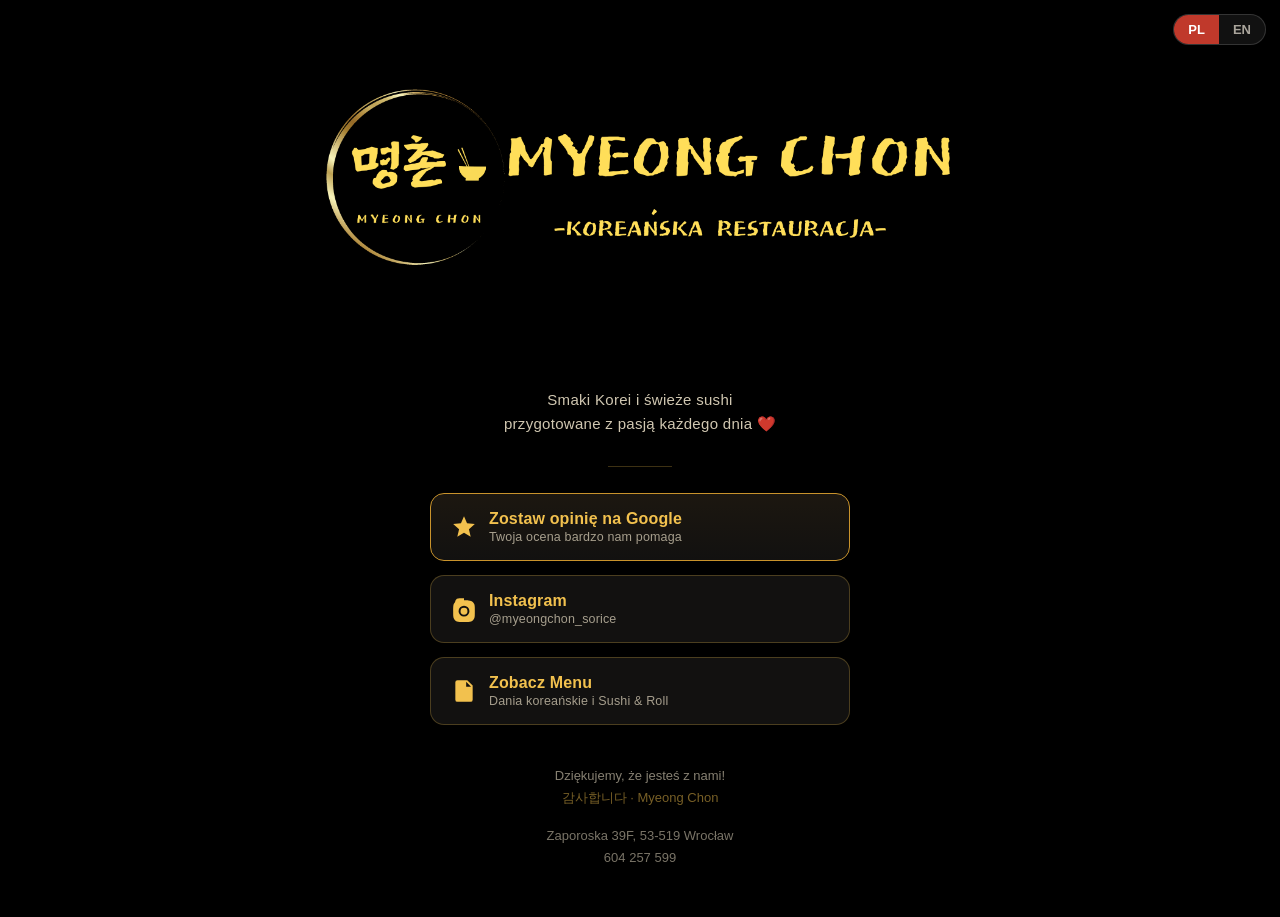
<file: index.html>
<!DOCTYPE html>
<html lang="pl">
<head>
<meta charset="UTF-8">
<meta name="viewport" content="width=device-width, initial-scale=1.0">
<title>Myeong Chon 명촌 — Restauracja Koreańska</title>
<meta name="description" content="Myeong Chon — koreańska restauracja i sushi we Wrocławiu. Menu, opinie Google, Instagram.">
<link rel="icon" type="image/png" href="favicon-512.png">
<link rel="stylesheet" href="style.css">
<style>
.lang-switch{position:fixed;top:14px;right:14px;z-index:100;display:flex;background:rgba(20,20,20,0.85);border:1px solid rgba(255,255,255,0.15);border-radius:999px;overflow:hidden;font-family:Arial,sans-serif;}
.lang-switch button{background:transparent;border:none;color:#a9a49b;padding:7px 14px;font-size:13px;cursor:pointer;font-weight:600;}
.lang-switch button.active{background:#c0392b;color:#fff;}
body:not(.lang-en) .en{display:none;}
body.lang-en .pl{display:none;}
</style>
</head>
<body>
<div class="lang-switch"><button data-lang="pl" type="button">PL</button><button data-lang="en" type="button">EN</button></div>
<img src="logo.png" alt="Myeong Chon - restauracja koreańska" class="logo">
<div class="wrap">
<p class="tagline">
<span class="pl">Smaki Korei i świeże sushi<br>przygotowane z pasją każdego dnia ❤️</span>
<span class="en">The taste of Korea and fresh sushi<br>prepared with passion every day ❤️</span>
</p>
<div class="divider"></div>
<div class="buttons">
<a class="btn primary" href="https://search.google.com/local/writereview?placeid=ChIJC6or4fnDD0cRr7pQqmztWgY" target="_blank" rel="noopener">
<svg class="icon" viewBox="0 0 24 24"><path d="M12 17.27 18.18 21l-1.64-7.03L22 9.24l-7.19-.61L12 2 9.19 8.63 2 9.24l5.46 4.73L5.82 21z"/></svg>
<span class="label">
<span class="title"><span class="pl">Zostaw opinię na Google</span><span class="en">Leave a Google review</span></span>
<span class="sub"><span class="pl">Twoja ocena bardzo nam pomaga</span><span class="en">Your rating really helps us</span></span>
</span>
</a>
<a class="btn" href="https://www.instagram.com/myeongchon_sorice/" target="_blank" rel="noopener">
<svg class="icon" viewBox="0 0 24 24"><path d="M12 2c2.72 0 3.06.01 4.12.06 1.06.05 1.79.22 2.43.47.66.26 1.22.6 1.77 1.15.5.5.9 1.11 1.15 1.77.25.64.42 1.37.47 2.43.05 1.06.06 1.4.06 4.12s-.01 3.06-.06 4.12c-.05 1.06-.22 1.79-.47 2.43a4.9 4.9 0 0 1-1.15 1.77 4.9 4.9 0 0 1-1.77 1.15c-.64.25-1.37.42-2.43.47-1.06.05-1.4.06-4.12.06s-3.06-.01-4.12-.06c-1.06-.05-1.79-.22-2.43-.47a4.9 4.9 0 0 1-1.77-1.15 4.9 4.9 0 0 1-1.15-1.77c-.25-.64-.42-1.37-.47-2.43C2.01 15.06 2 14.72 2 12s.01-3.06.06-4.12c.05-1.06.22-1.79.47-2.43.26-.66.6-1.22 1.15-1.77A4.9 4.9 0 0 1 5.45.53C6.09.28 6.82.11 7.88.06 8.94.01 9.28 0 12 0Zm0 5a5 5 0 1 0 0 10 5 5 0 0 0 0-10Zm0 8.2a3.2 3.2 0 1 1 0-6.4 3.2 3.2 0 0 1 0 6.4Zm5.2-8.4a1.17 1.17 0 1 1-2.34 0 1.17 1.17 0 0 1 2.34 0Z" transform="translate(0 2)"/></svg>
<span class="label">
<span class="title">Instagram</span>
<span class="sub">@myeongchon_sorice</span>
</span>
</a>
<a class="btn" href="menu.html">
<svg class="icon" viewBox="0 0 24 24"><path d="M6 2h9l5 5v13a2 2 0 0 1-2 2H6a2 2 0 0 1-2-2V4a2 2 0 0 1 2-2Zm8 1.5V8h4.5L14 3.5ZM7 12h10v1.5H7V12Zm0 4h10v1.5H7V16Zm0-8h5v1.5H7V8Z"/></svg>
<span class="label">
<span class="title"><span class="pl">Zobacz Menu</span><span class="en">View Menu</span></span>
<span class="sub"><span class="pl">Dania koreańskie i Sushi &amp; Roll</span><span class="en">Korean dishes and Sushi &amp; Roll</span></span>
</span>
</a>
</div>
<div class="footer">
<span class="pl">Dziękujemy, że jesteś z nami!</span><span class="en">Thank you for being with us!</span><br>
<span class="kr">감사합니다 · Myeong Chon</span>
<div class="contact">
Zaporoska 39F, 53-519 Wrocław<br>
604 257 599
</div>
</div>
</div>
<script>
(function(){
var saved = localStorage.getItem('mc-lang') || 'pl';
function setLang(l){
document.body.classList.toggle('lang-en', l==='en');
document.querySelectorAll('.lang-switch button').forEach(function(b){b.classList.toggle('active', b.dataset.lang===l);});
localStorage.setItem('mc-lang', l);
}
setLang(saved);
document.querySelectorAll('.lang-switch button').forEach(function(b){
b.addEventListener('click', function(){ setLang(b.dataset.lang); });
});
})();
</script>
</body>
</html>
</file>
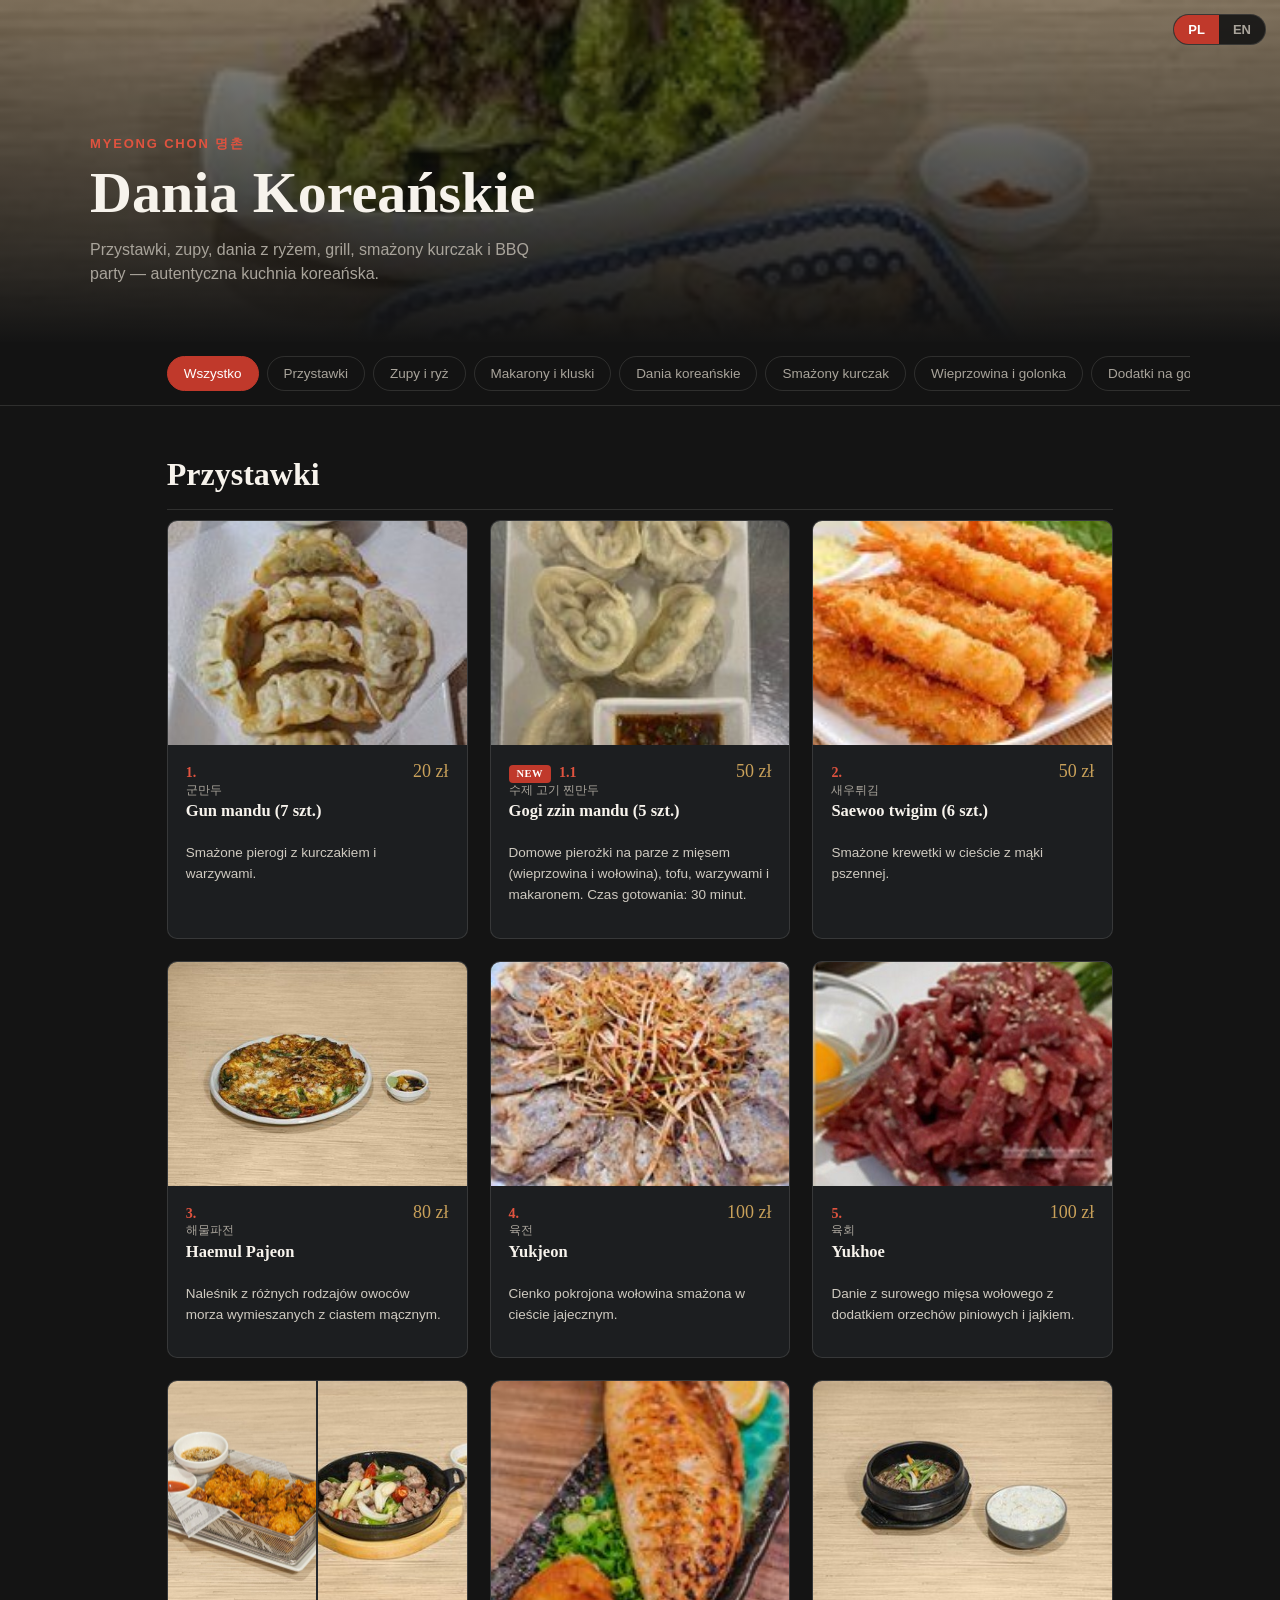
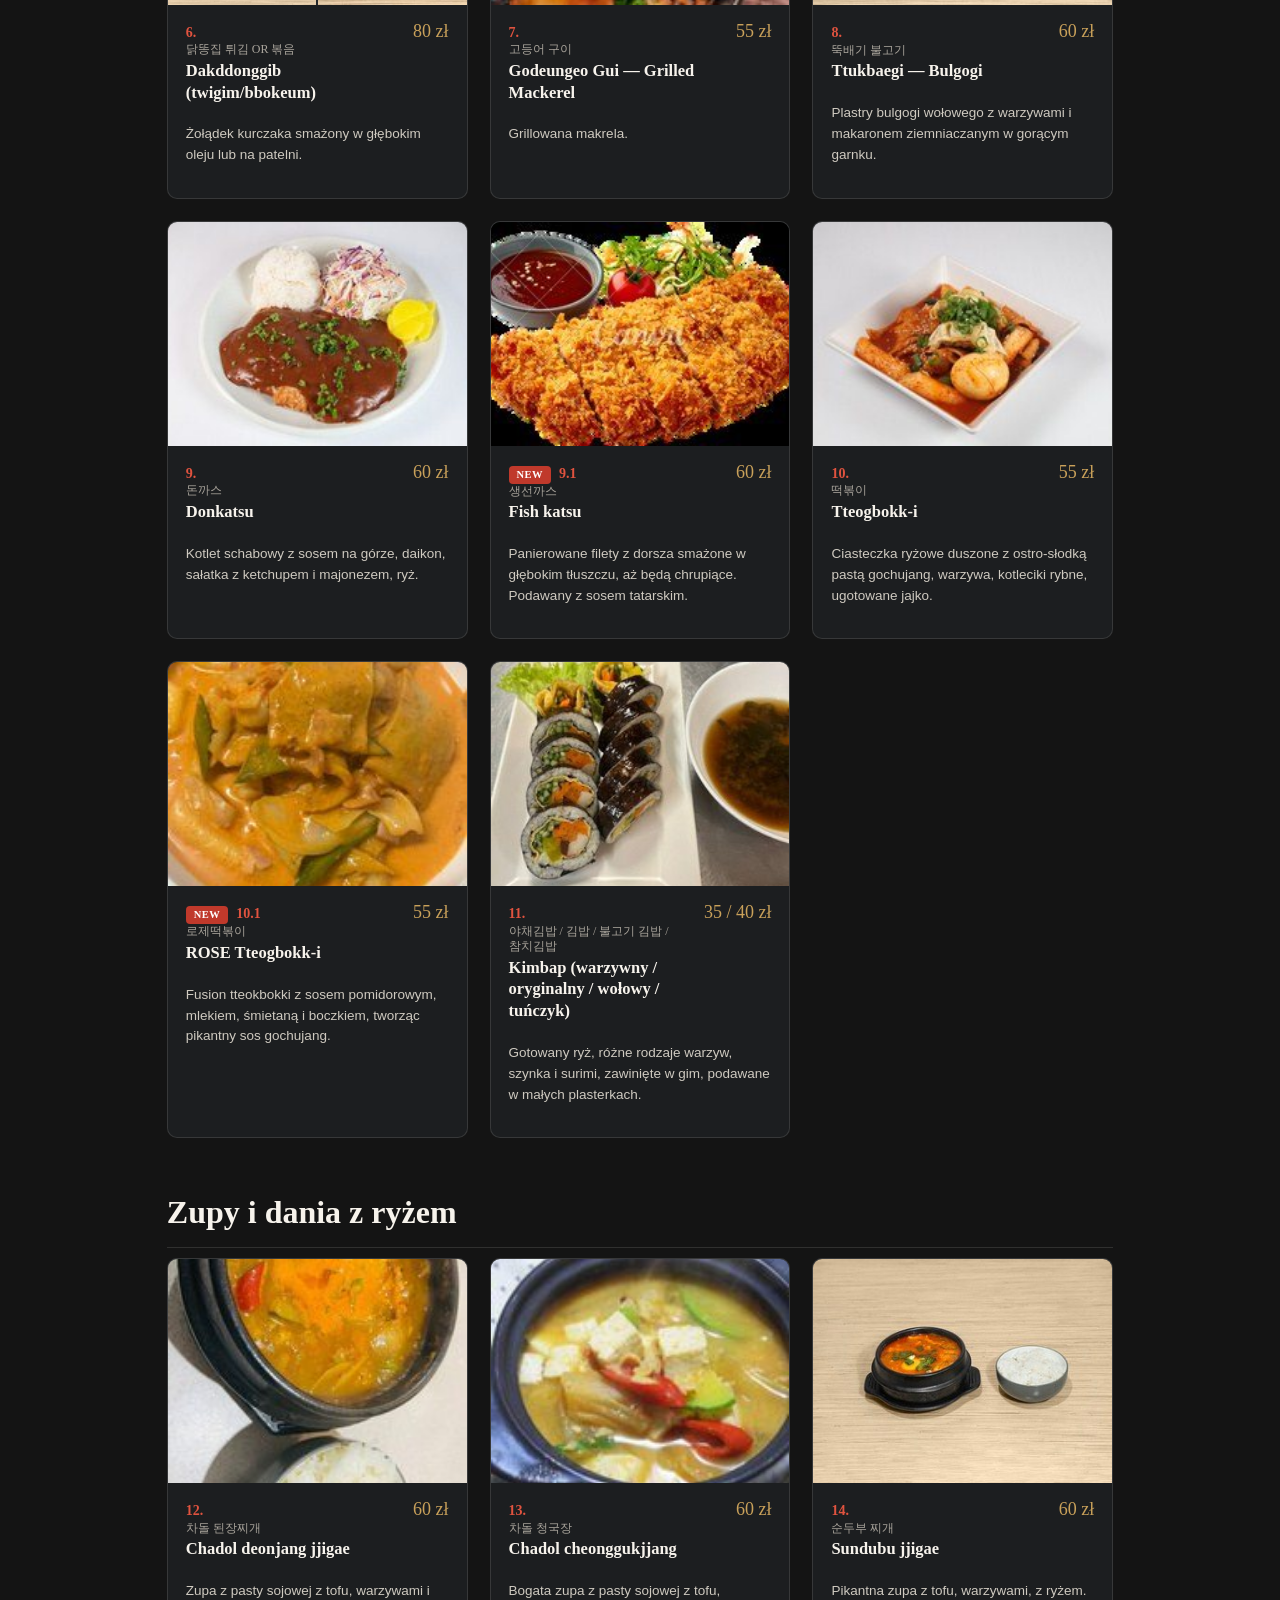
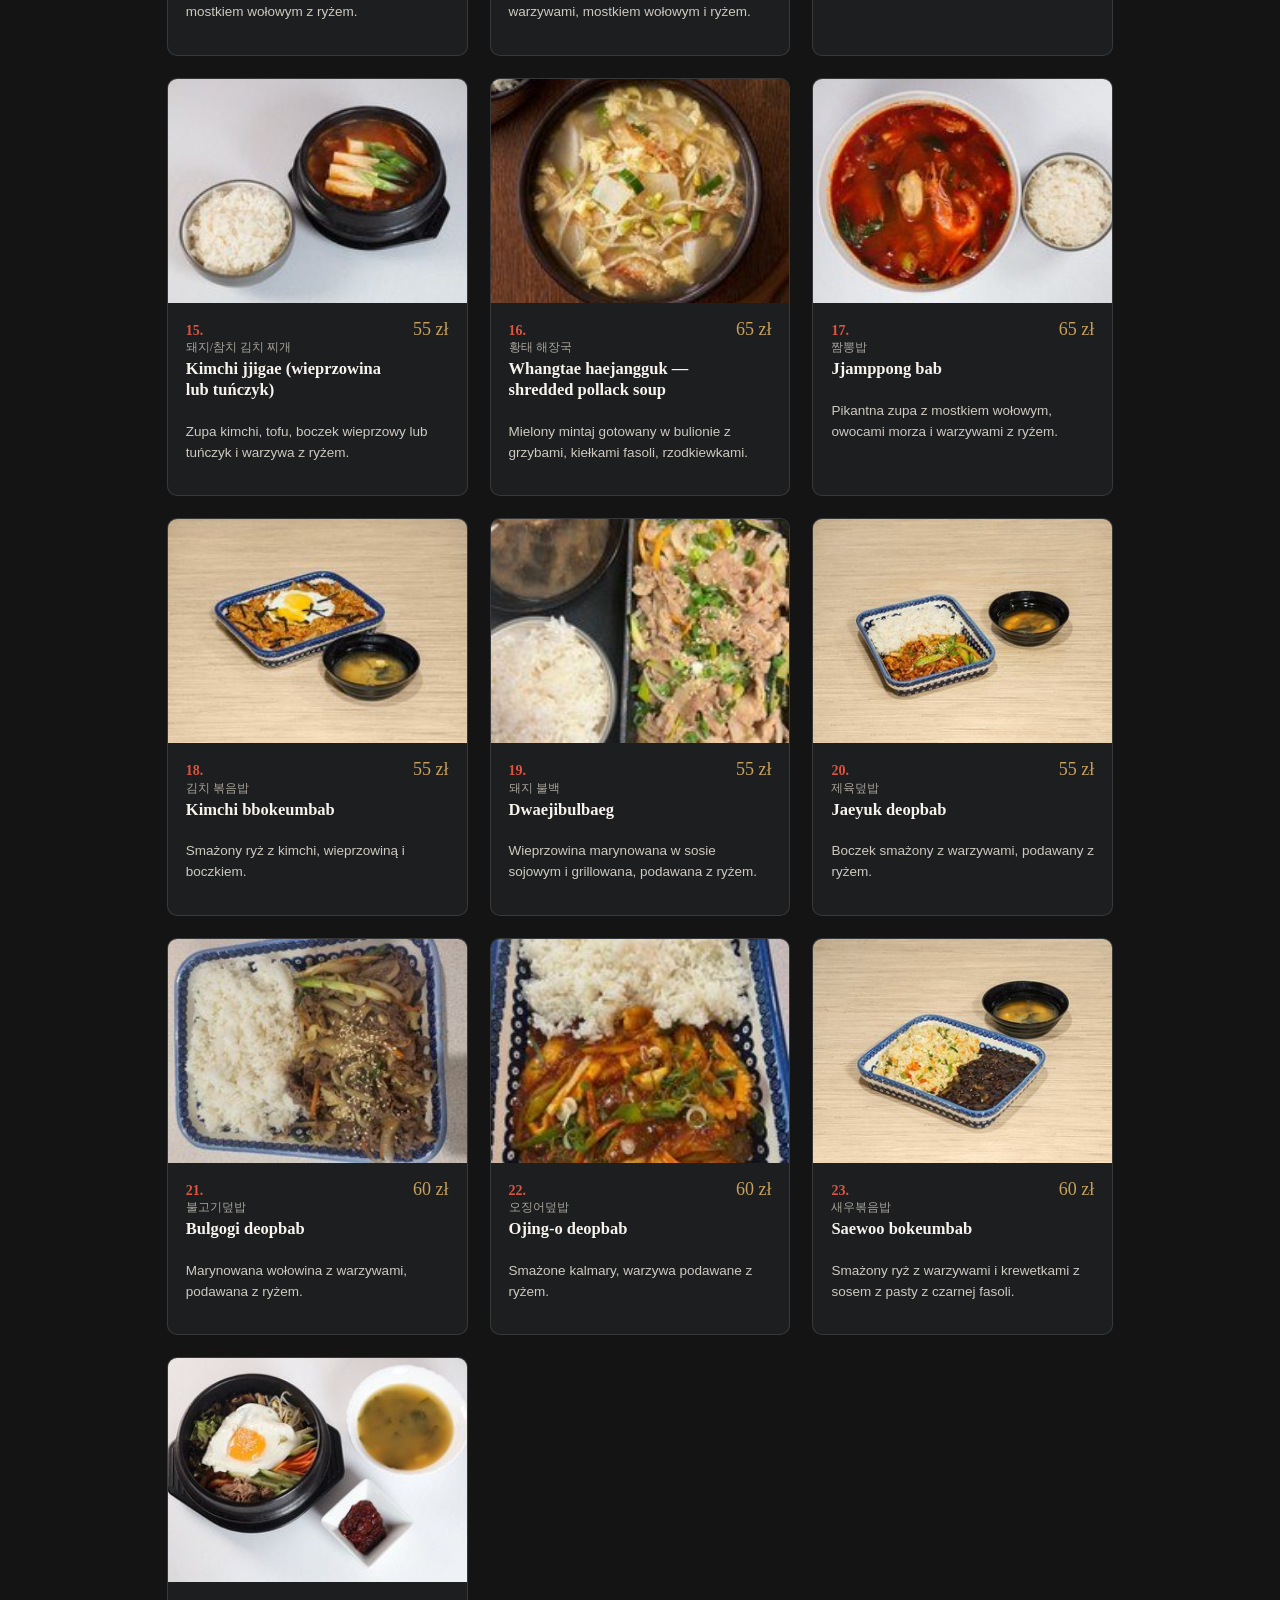
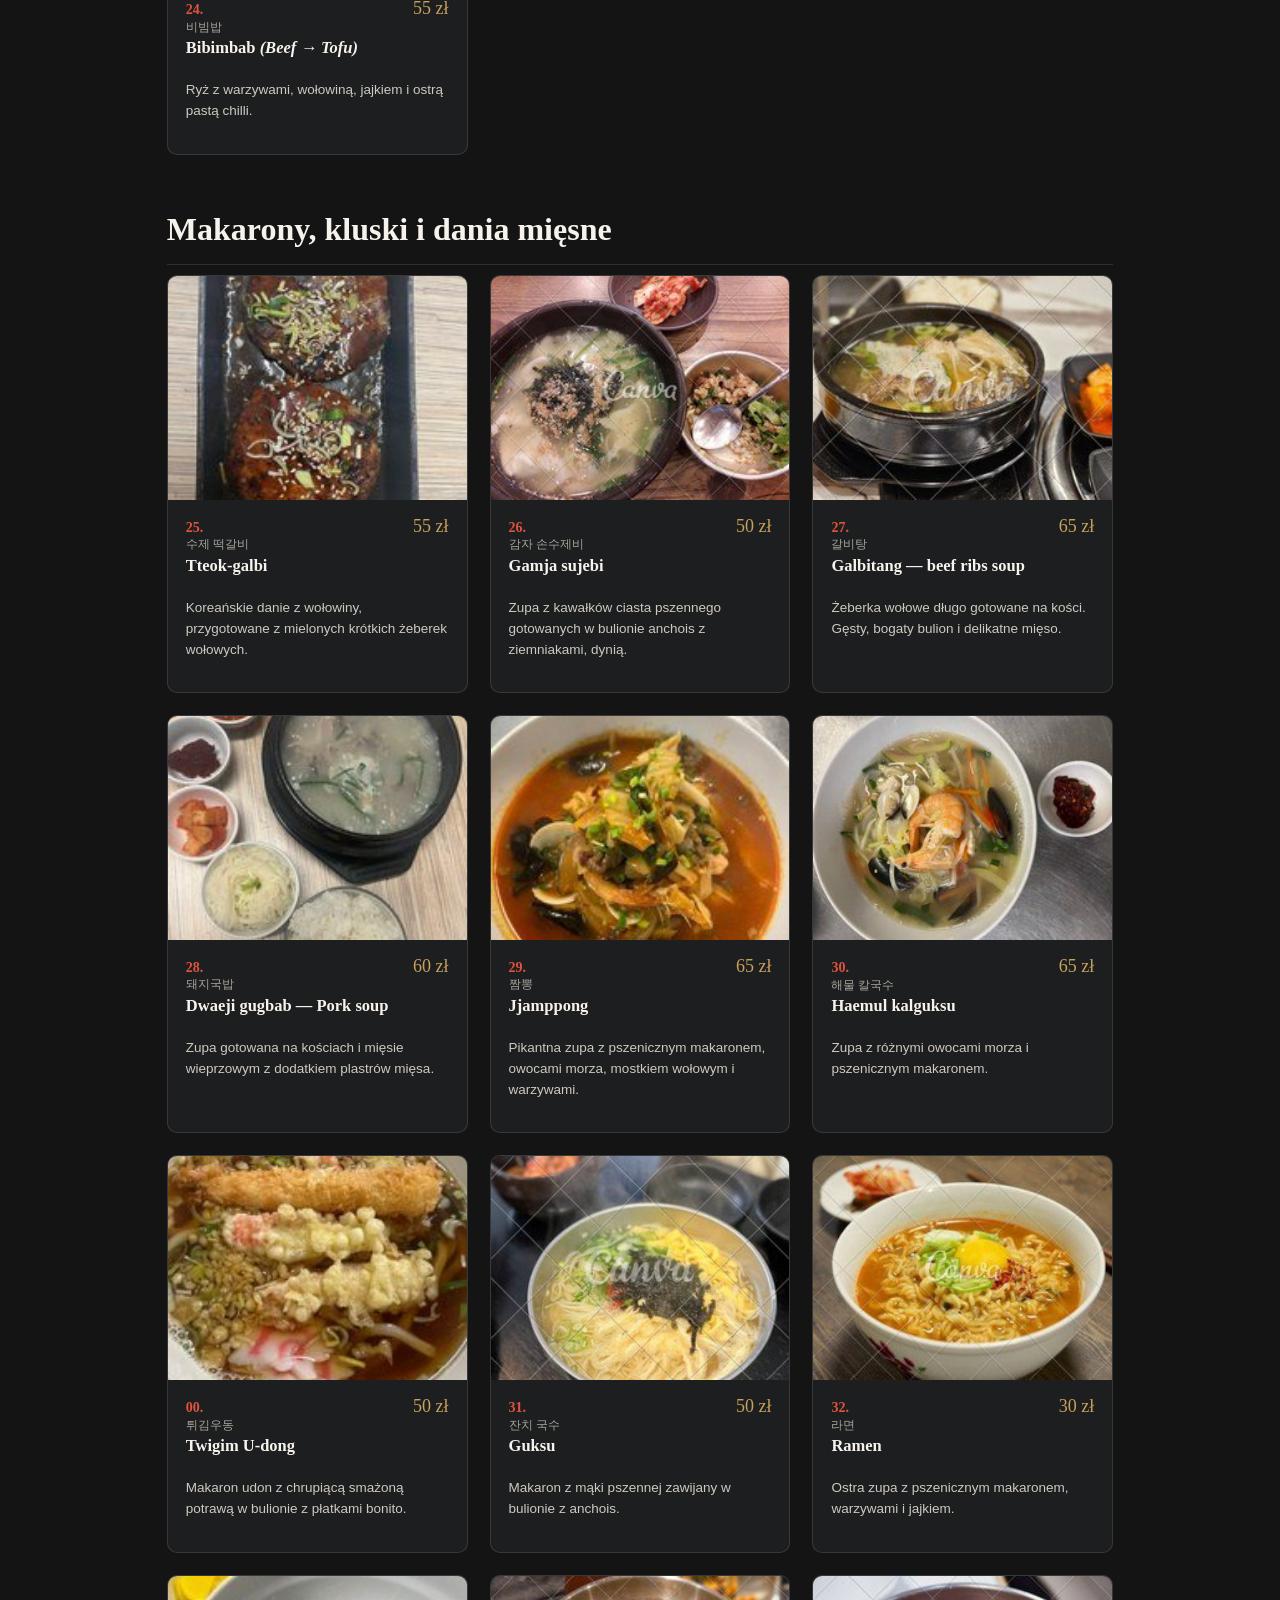
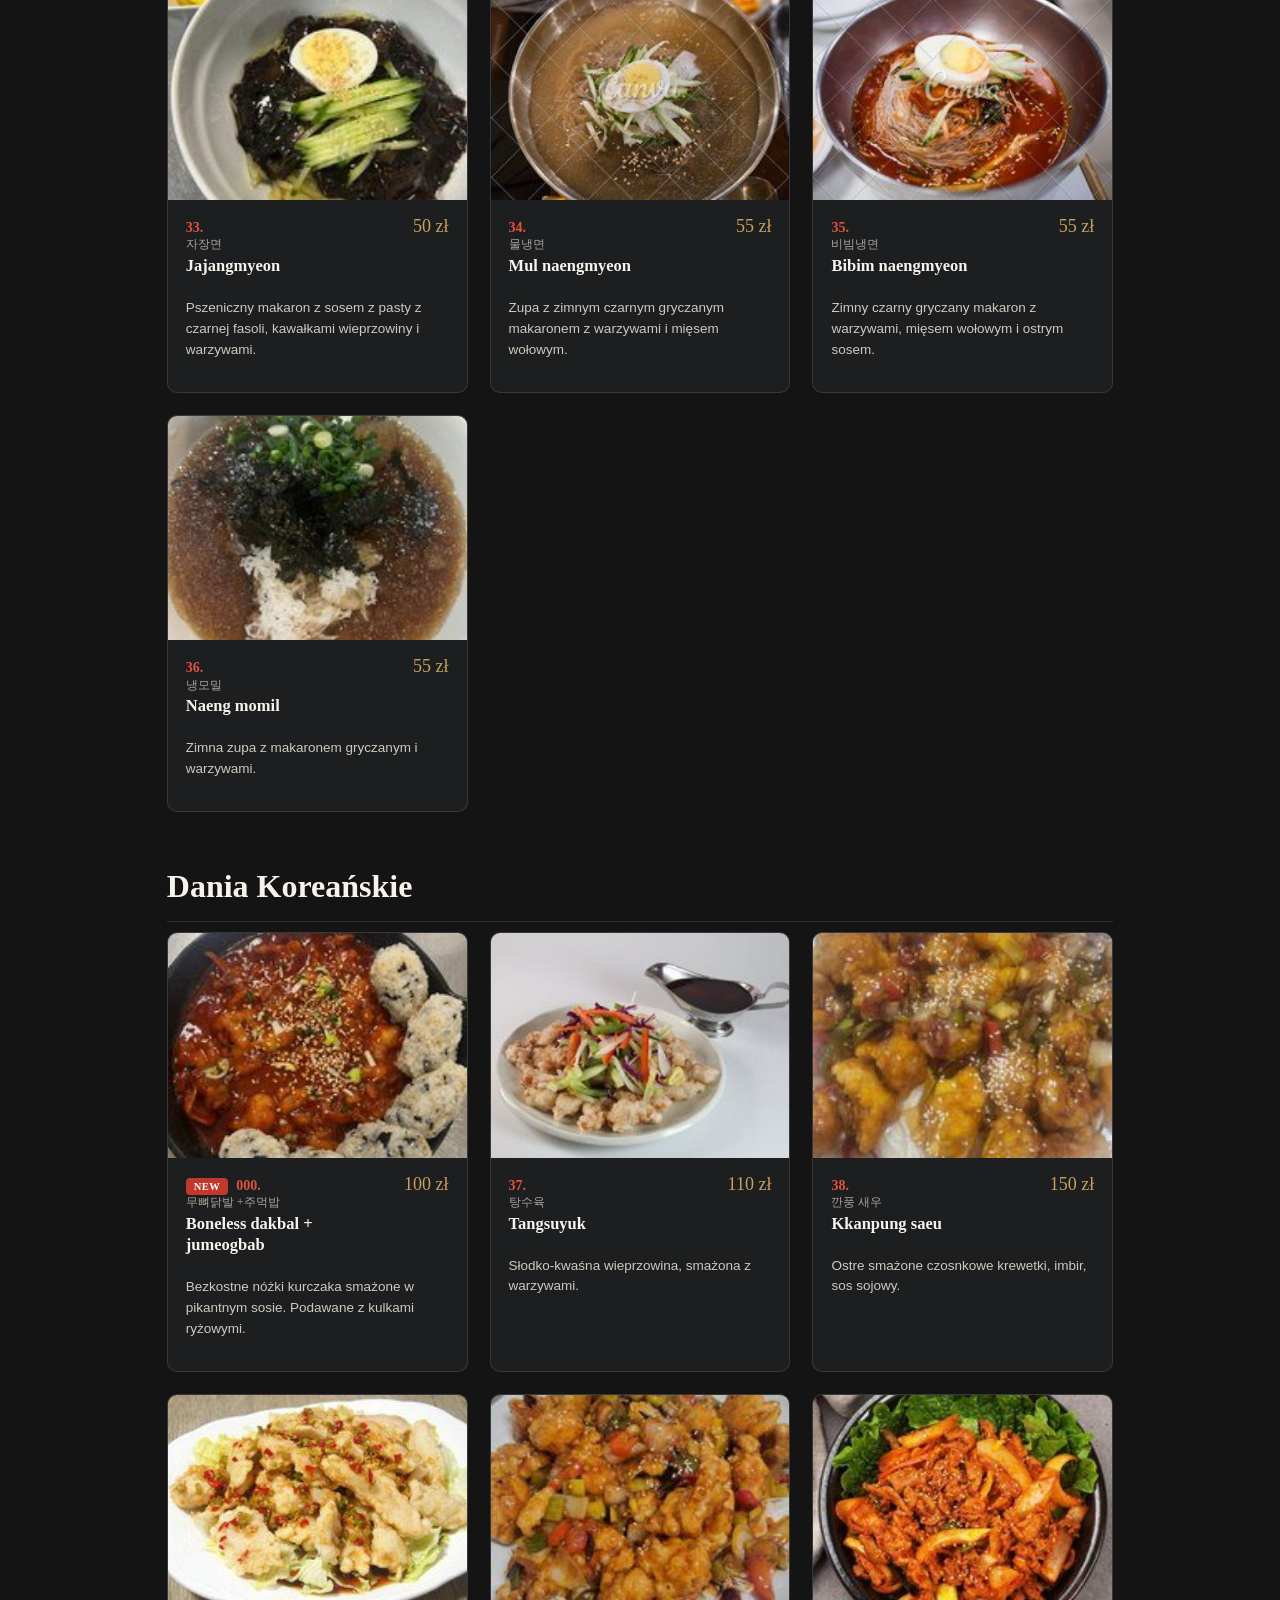
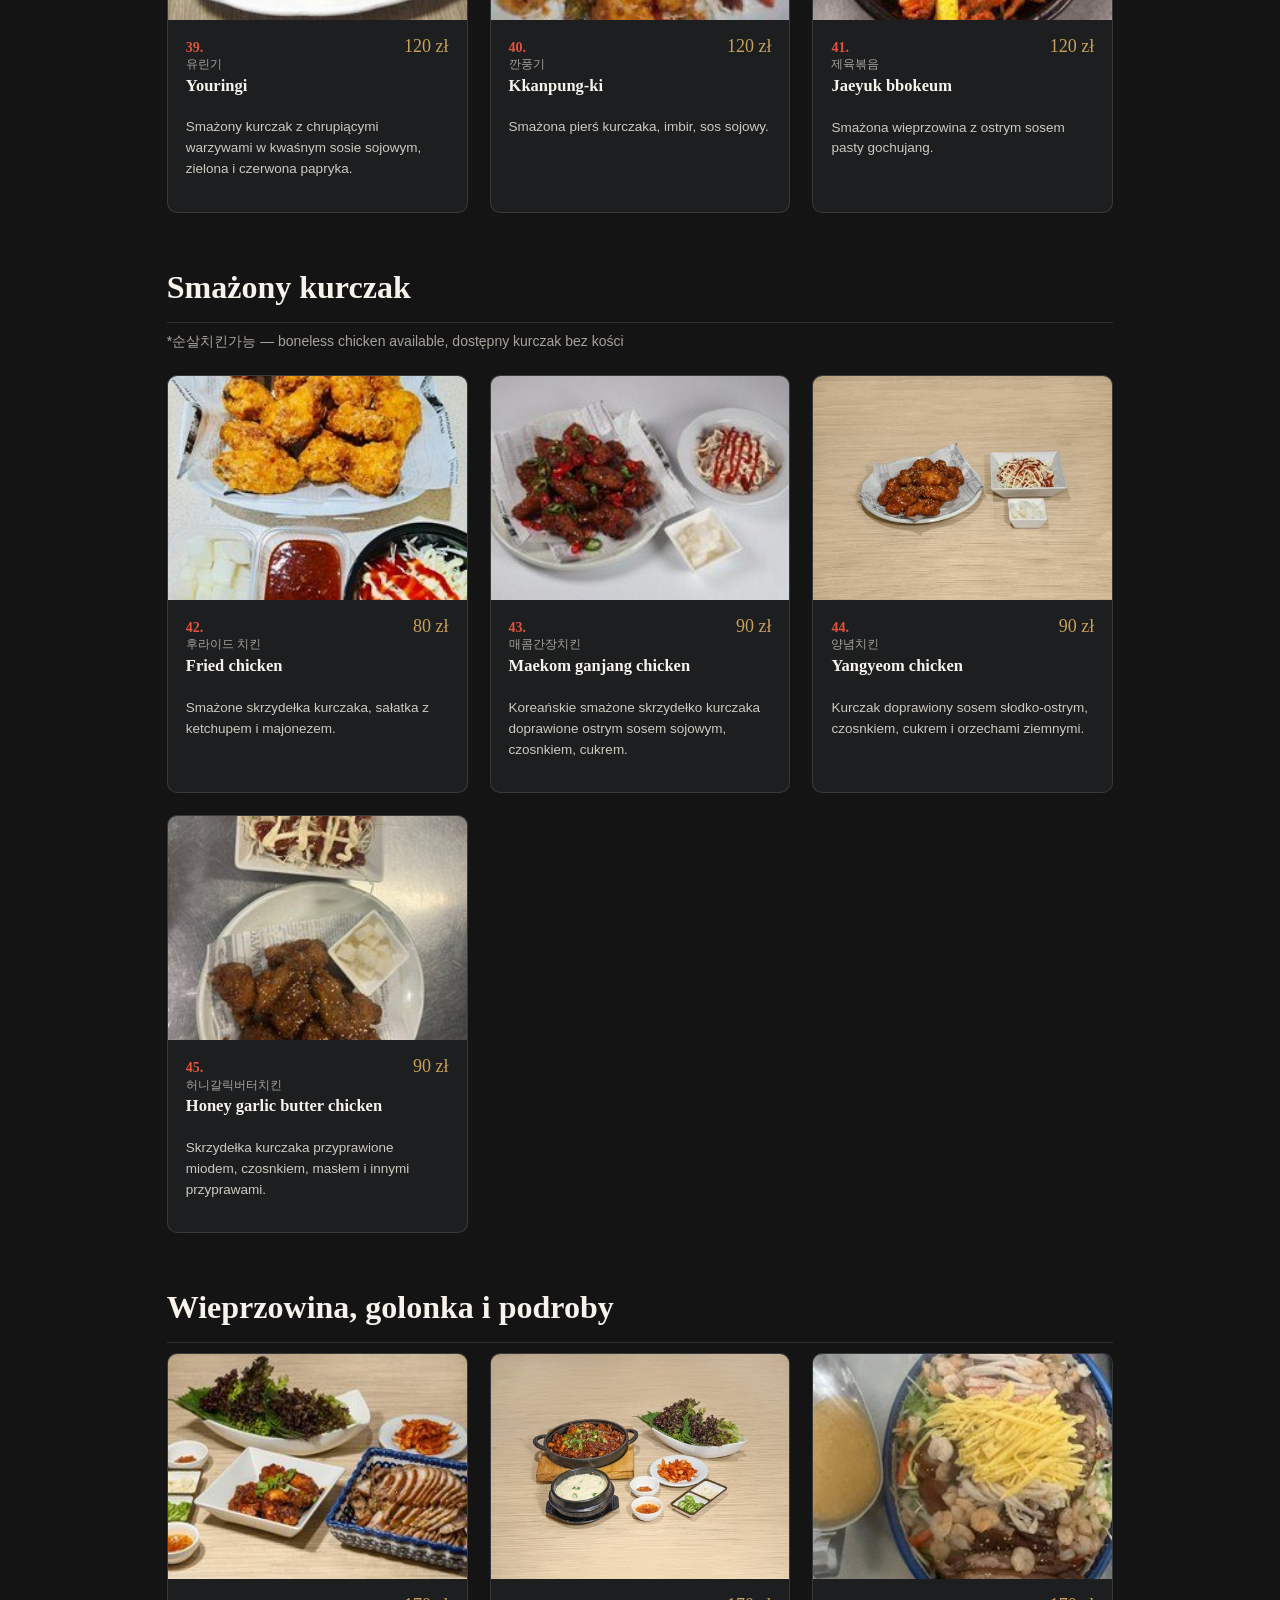
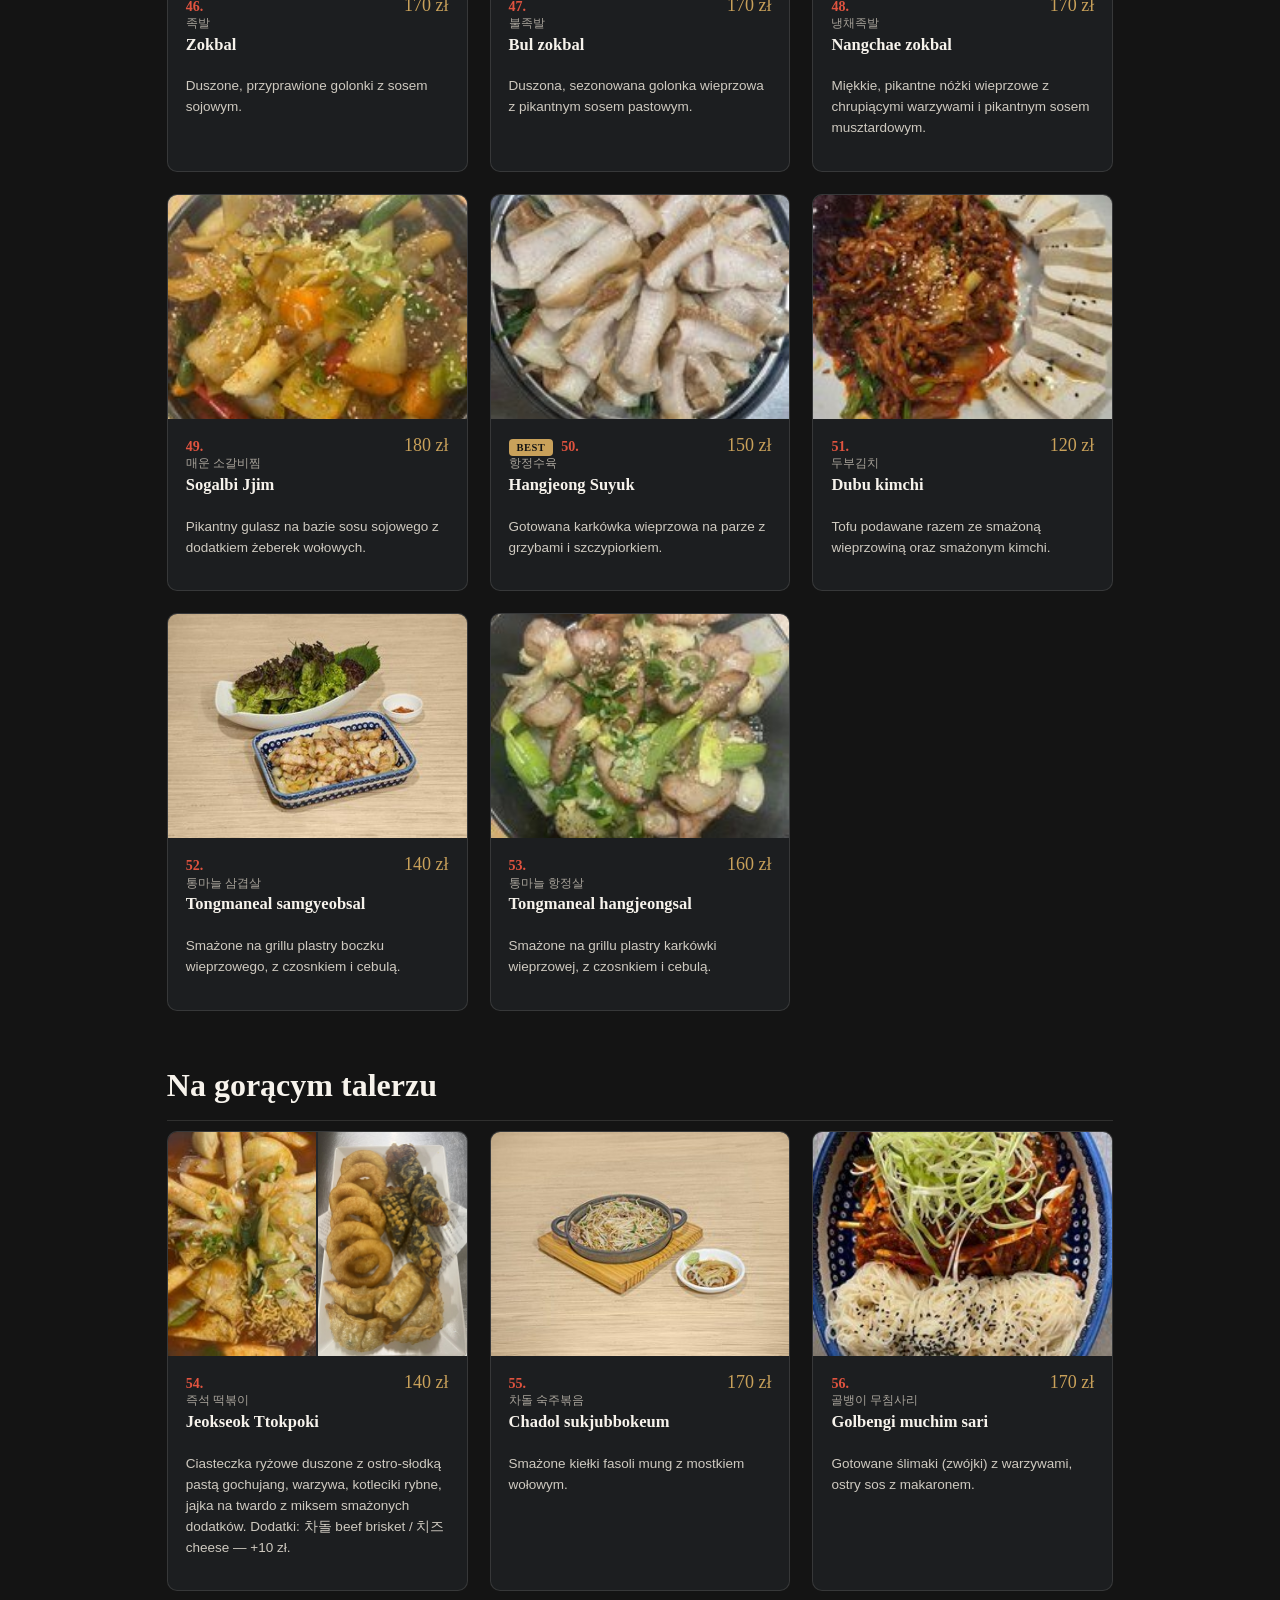
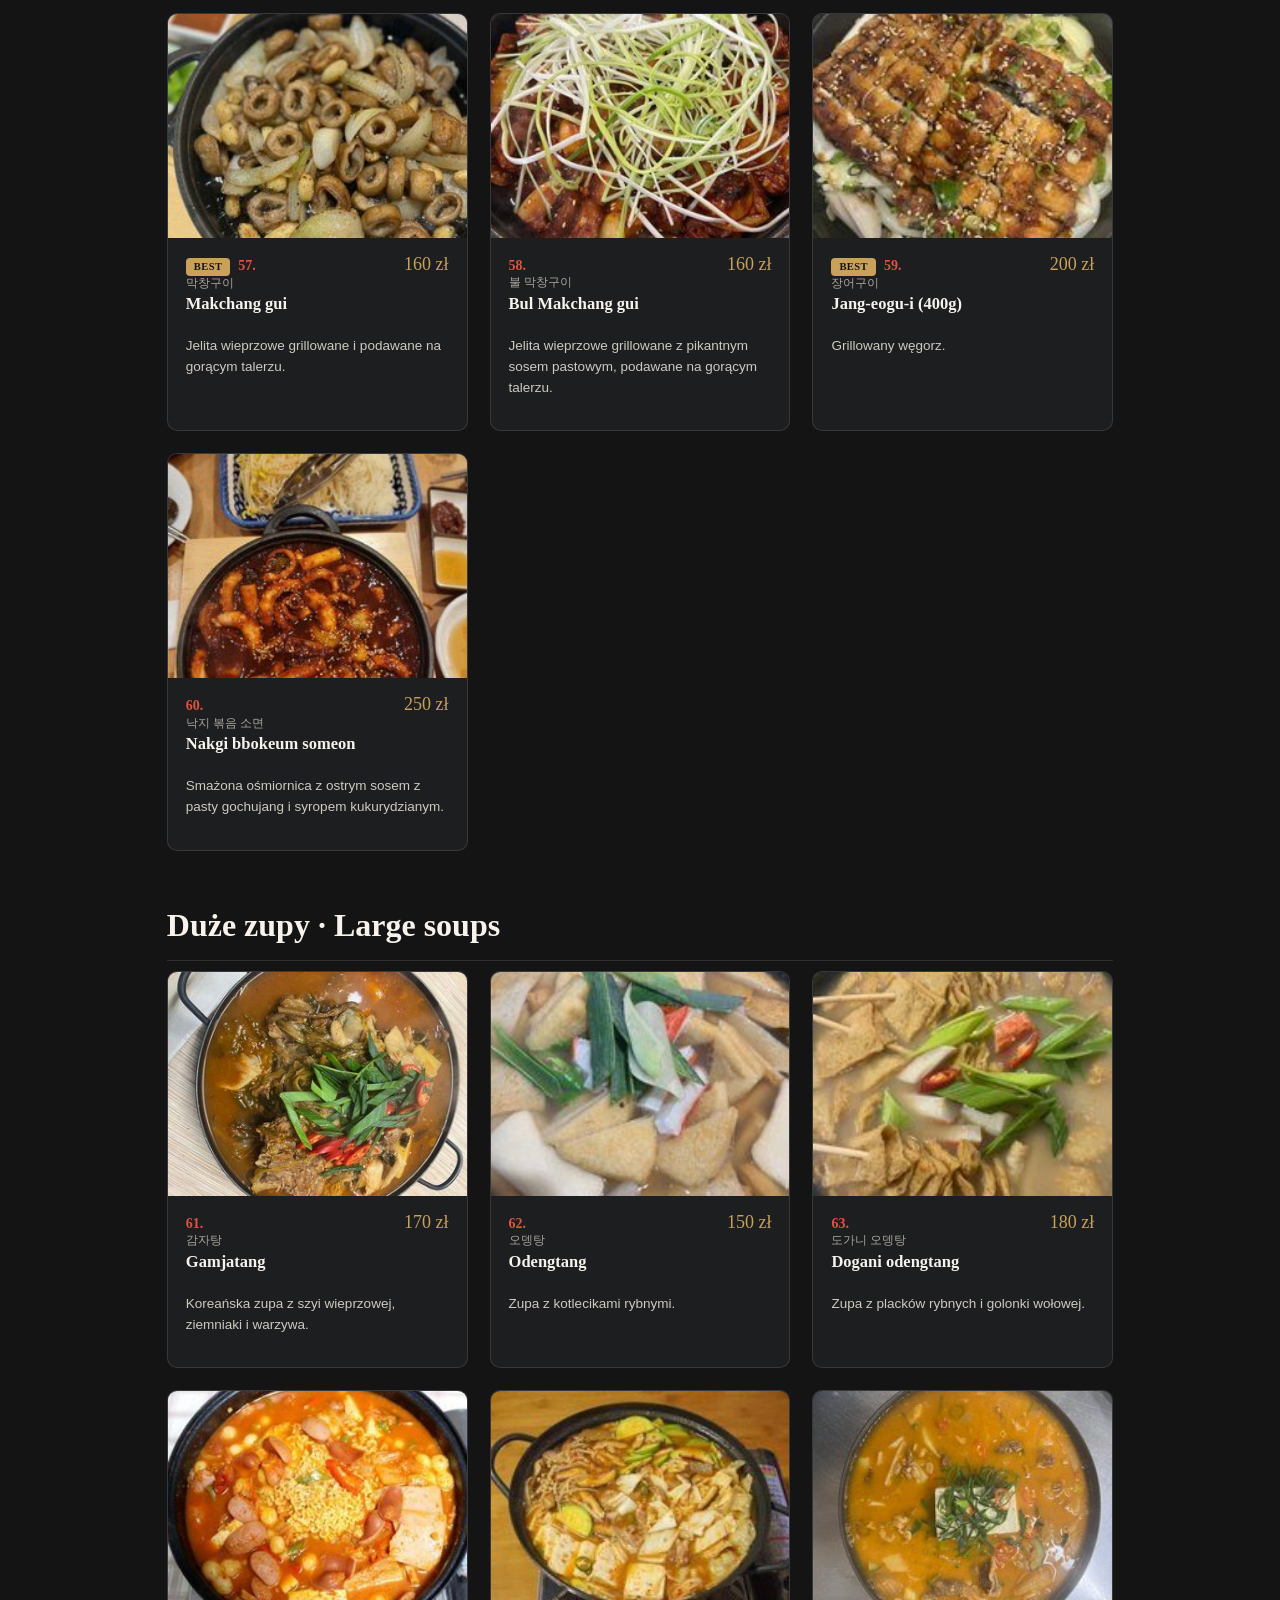
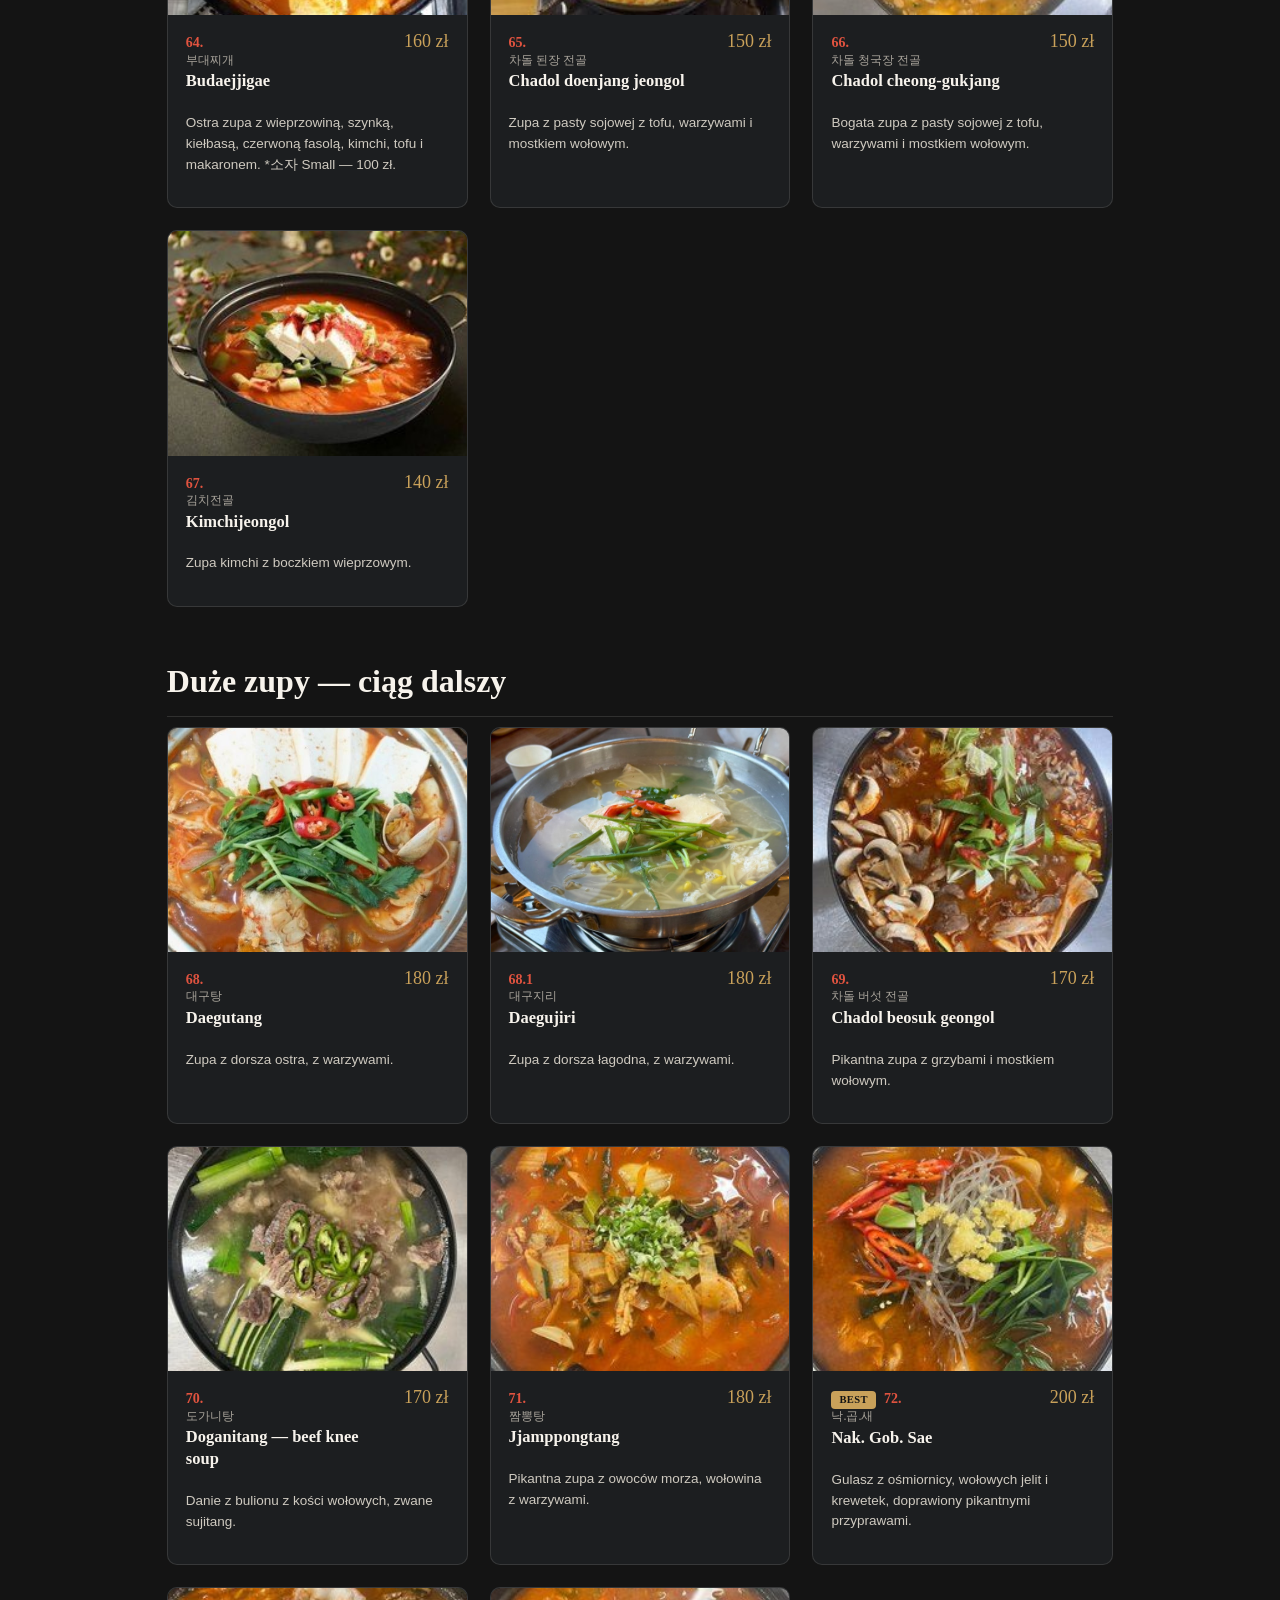
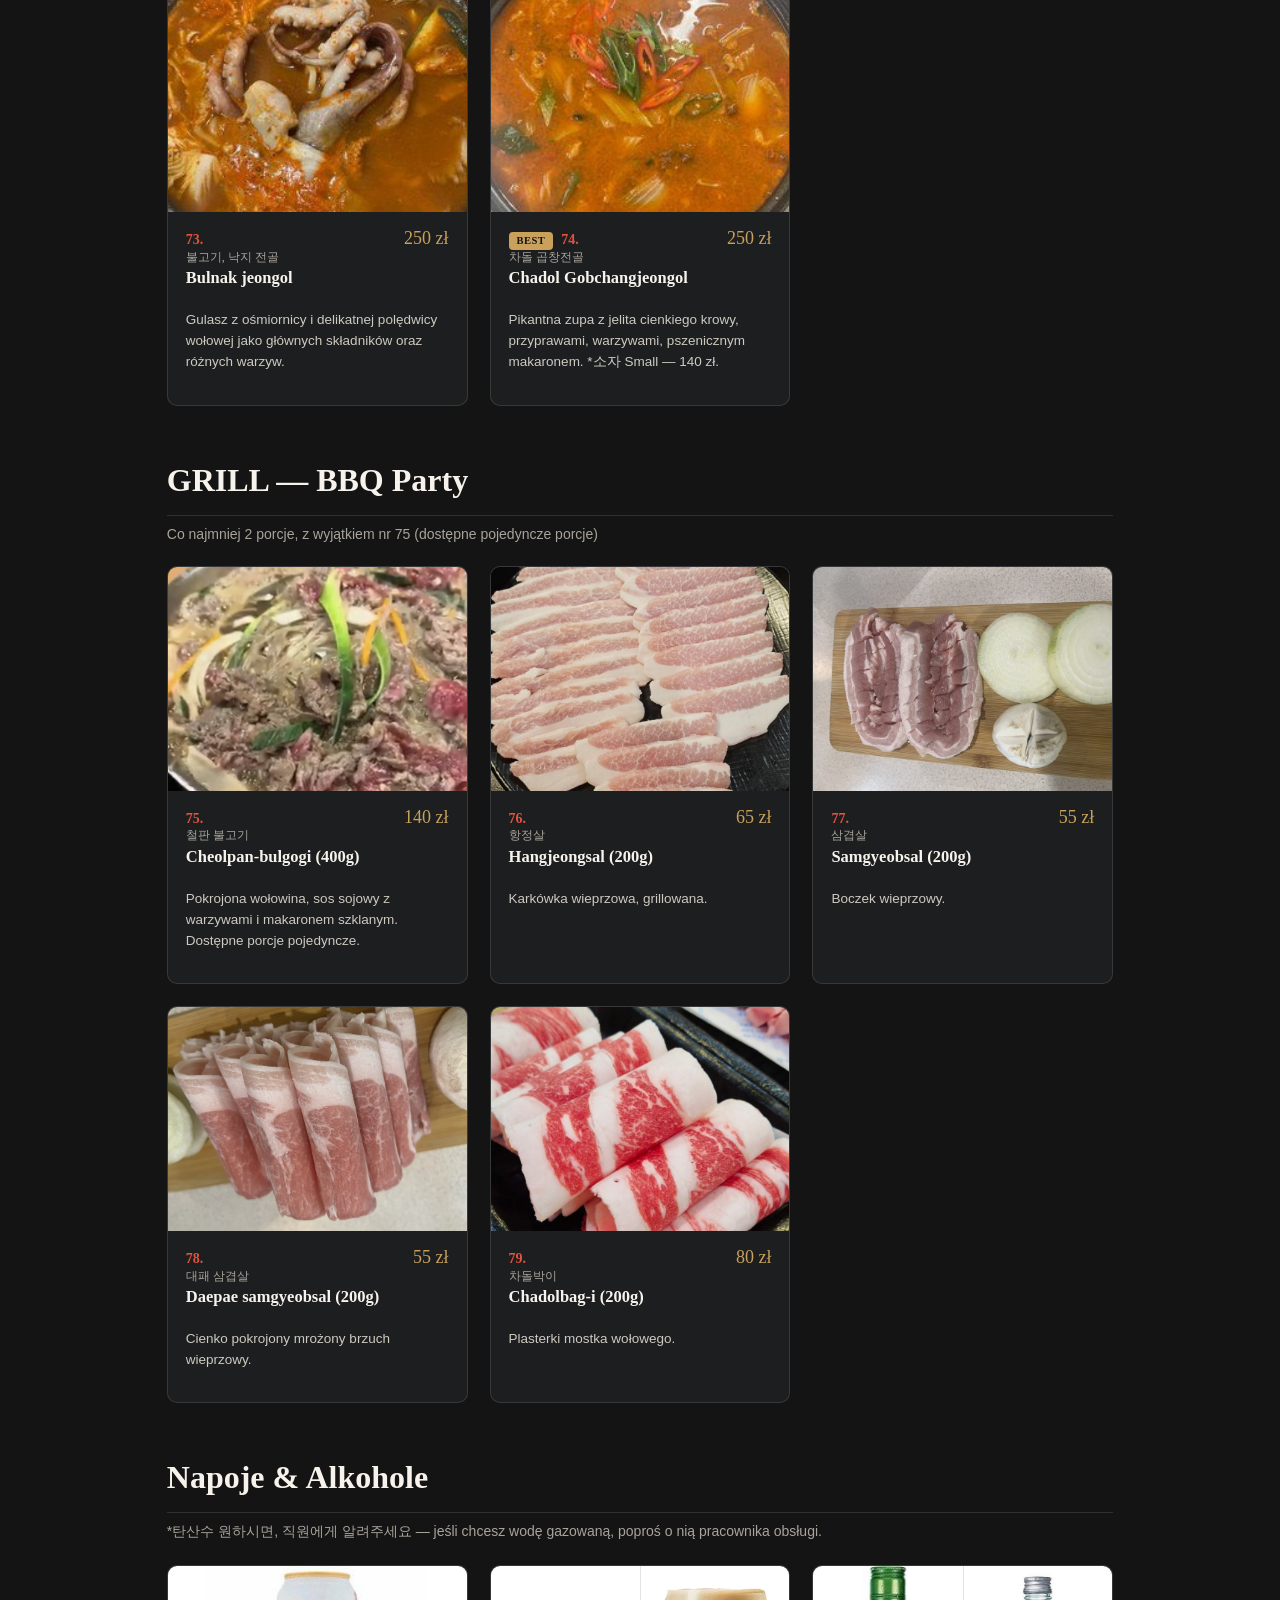
<file: dania-menu.html>
<!DOCTYPE html>
<html lang="pl">
<head>
<meta charset="UTF-8">
<meta name="viewport" content="width=device-width, initial-scale=1.0">
<title>Dania Koreańskie — Menu — Myeong Chon 명촌</title>
<meta name="description" content="Dania koreańskie — pełne menu z cenami: przystawki, zupy, ryże, grill, kurczak, duże zupy, BBQ, napoje. Myeong Chon, Wrocław.">
<style>
:root{
--ink:#141414;
--slate:#1c1e20;
--slate-2:#25282b;
--paper:#f7f3ec;
--red:#c0392b;
--red-2:#e0533f;
--gold:#c9a15a;
--line:rgba(247,243,236,0.12);
--muted:#a9a49b;
}
*{box-sizing:border-box;}
html{scroll-behavior:smooth;}
body{
margin:0;
background:var(--ink);
color:var(--paper);
font-family:'Noto Sans','Helvetica Neue',Arial,sans-serif;
-webkit-font-smoothing:antialiased;
}
h1,h2,h3{font-family:Georgia,'Times New Roman',serif; font-weight:600; margin:0;}
.lang-switch{position:fixed;top:14px;right:14px;z-index:100;display:flex;background:rgba(20,20,20,0.9);border:1px solid var(--line);border-radius:999px;overflow:hidden;}
.lang-switch button{background:transparent;border:none;color:var(--muted);padding:7px 14px;font-size:13px;cursor:pointer;font-weight:600;font-family:inherit;}
.lang-switch button.active{background:var(--red);color:#fff;}
body:not(.lang-en) .en{display:none;}
body.lang-en .pl{display:none;}
.hero{
position:relative;
min-height:38vh;
display:flex;
align-items:flex-end;
background:
linear-gradient(180deg, rgba(10,10,10,0.4) 0%, rgba(10,10,10,0.6) 40%, var(--ink) 100%),
url('img/dania/samgyeobsal.jpg') center 35%/cover no-repeat;
padding:32px 6vw 40px;
}
.hero-inner{max-width:1100px; margin:0 auto; width:100%;}
.eyebrow{color:var(--red-2); letter-spacing:0.14em; font-size:13px; font-weight:600; margin-bottom:10px;}
.hero h1{font-size:clamp(30px,5.6vw,58px); line-height:1.05; color:var(--paper);}
.hero p{color:var(--muted); max-width:50ch; margin-top:14px; font-size:16px; line-height:1.5;}
.filters-wrap{
position:sticky; top:0; z-index:20;
background:rgba(20,20,20,0.94);
backdrop-filter:blur(8px);
border-bottom:1px solid var(--line);
}
.filters{
max-width:1100px; margin:0 auto; display:flex; gap:8px;
overflow-x:auto; padding:14px 6vw; scrollbar-width:none;
}
.filters::-webkit-scrollbar{display:none;}
.filter-btn{
flex:0 0 auto; background:transparent; border:1px solid var(--line);
color:var(--muted); padding:9px 16px; border-radius:999px;
font-size:13.5px; cursor:pointer; white-space:nowrap; transition:all .18s ease;
}
.filter-btn:hover{border-color:var(--red-2); color:var(--paper);}
.filter-btn.active{background:var(--red); border-color:var(--red); color:#fff;}
main{max-width:1100px; margin:0 auto; padding:10px 6vw 80px;}
.category{padding-top:56px;}
.category:first-child{padding-top:40px;}
.cat-head{
display:flex; align-items:baseline; gap:16px; margin-bottom:10px;
border-bottom:1px solid var(--line); padding-bottom:16px;
}
.cat-head h2{font-size:clamp(22px,3.2vw,32px); color:var(--paper);}
.cat-sub{color:var(--muted); font-size:14px; margin:8px 0 24px;}
.cat-note{color:var(--gold); font-size:13px; font-style:italic;}
.grid{display:grid; grid-template-columns:repeat(auto-fill, minmax(260px,1fr)); gap:22px;}
.card{
background:var(--slate); border:1px solid var(--line); border-radius:10px;
overflow:hidden; display:flex; flex-direction:column;
transition:transform .2s ease, border-color .2s ease;
}
.card:hover{transform:translateY(-3px); border-color:rgba(224,83,63,0.4);}
.card .photo{aspect-ratio:4/3; overflow:hidden; background:var(--slate-2);}
.card .photo img{width:100%; height:100%; object-fit:cover; display:block;}
.card .photo.duo{display:grid; grid-template-columns:minmax(0,1fr) minmax(0,1fr); grid-template-rows:minmax(0,1fr); gap:2px;}
.card .photo.duo img{min-width:0; min-height:0;}
.card .photo.contain{background:#fff;}
.card .photo.contain img{object-fit:contain;}
.card .photo.duo.contain{background:#fff; gap:0;}
.card .photo.duo.contain img{object-fit:contain;}
.card .photo.duo.contain img + img{border-left:1px solid #e3e3e3;}
.card-body{padding:16px 18px 18px; display:flex; flex-direction:column; gap:8px; flex:1;}
.card-body.no-photo{padding-top:18px;}
.card-top{display:flex; justify-content:space-between; align-items:baseline; gap:10px;}
.card-top h3{font-size:16.5px; color:var(--paper); line-height:1.3;}
.kor{display:block; font-size:12px; color:var(--muted); font-weight:400; margin-bottom:2px; word-break:keep-all;}
.num{color:var(--red-2); font-weight:700; margin-right:6px; font-size:14px;}
.price{font-family:Georgia,serif; font-size:18px; color:var(--gold); white-space:nowrap; flex:0 0 auto;}
.desc{color:var(--muted); font-size:13.5px; line-height:1.55;}
.desc .pl{color:#cfcac0;}
.desc .en{color:#cfcac0;}
.tag{
display:inline-block; background:var(--red); color:#fff; font-size:10.5px;
font-weight:700; letter-spacing:.04em; padding:2px 8px; border-radius:4px; margin-right:8px;
}
.tag.best{background:var(--gold); color:#141414;}
footer{text-align:center; padding:40px 6vw 60px; color:var(--muted); font-size:13px; border-top:1px solid var(--line);}
.back-link{display:inline-block; margin-top:14px; color:var(--paper);}
@media (max-width:520px){
.grid{grid-template-columns:1fr;}
.hero{min-height:32vh; padding:24px 5vw 30px;}
}
</style>
</head>
<body>
<div class="lang-switch"><button data-lang="pl" type="button">PL</button><button data-lang="en" type="button">EN</button></div>
<header class="hero">
<div class="hero-inner">
<div class="eyebrow">MYEONG CHON 명촌</div>
<h1><span class="pl">Dania Koreańskie</span><span class="en">Korean Dishes</span></h1>
<p><span class="pl">Przystawki, zupy, dania z ryżem, grill, smażony kurczak i BBQ party — autentyczna kuchnia koreańska.</span><span class="en">Appetizers, soups, rice dishes, grill, fried chicken and BBQ party — authentic Korean cuisine.</span></p>
</div>
</header>
<div class="filters-wrap">
<nav class="filters" id="filters">
<button class="filter-btn active" data-target="all"><span class="pl">Wszystko</span><span class="en">All</span></button>
<button class="filter-btn" data-target="przystawki"><span class="pl">Przystawki</span><span class="en">Appetizers</span></button>
<button class="filter-btn" data-target="zupyryz"><span class="pl">Zupy i ryż</span><span class="en">Soups &amp; Rice</span></button>
<button class="filter-btn" data-target="makarony"><span class="pl">Makarony i kluski</span><span class="en">Noodles &amp; Dumplings</span></button>
<button class="filter-btn" data-target="koreanskie"><span class="pl">Dania koreańskie</span><span class="en">Korean Dishes</span></button>
<button class="filter-btn" data-target="kurczak"><span class="pl">Smażony kurczak</span><span class="en">Fried Chicken</span></button>
<button class="filter-btn" data-target="wieprzowina"><span class="pl">Wieprzowina i golonka</span><span class="en">Pork &amp; Knuckle</span></button>
<button class="filter-btn" data-target="dodatki"><span class="pl">Dodatki na gorąco</span><span class="en">Hot Plate Sides</span></button>
<button class="filter-btn" data-target="duzezupy"><span class="pl">Duże zupy</span><span class="en">Large Soups</span></button>
<button class="filter-btn" data-target="duzezupy2"><span class="pl">Duże zupy II</span><span class="en">Large Soups II</span></button>
<button class="filter-btn" data-target="grill">Grill / BBQ</button>
<button class="filter-btn" data-target="napoje"><span class="pl">Napoje i alkohole</span><span class="en">Drinks &amp; Alcohol</span></button>
</nav>
</div>
<main>
<!-- PRZYSTAWKI -->
<section class="category" id="przystawki">
<div class="cat-head"><h2><span class="pl">Przystawki</span><span class="en">Appetizers</span></h2></div>
<div class="grid">
<article class="card"><div class="photo"><img src="img/dania/gunmandu.jpg" alt="Gun mandu" loading="lazy"></div>
<div class="card-body"><div class="card-top"><h3><span class="num">1.</span><span class="kor">군만두</span>Gun mandu (7 szt.)</h3><span class="price">20 zł</span></div>
<p class="desc"><span class="pl">Smażone pierogi z kurczakiem i warzywami.</span><span class="en">Fried dumplings with chicken and vegetables.</span></p></div></article>
<article class="card"><div class="photo"><img src="img/dania/gogimandu.jpg" alt="Gogi zzin mandu" loading="lazy"></div>
<div class="card-body"><div class="card-top"><h3><span class="tag">NEW</span><span class="num">1.1</span><span class="kor">수제 고기 찐만두</span>Gogi zzin mandu (5 szt.)</h3><span class="price">50 zł</span></div>
<p class="desc"><span class="pl">Domowe pierożki na parze z mięsem (wieprzowina i wołowina), tofu, warzywami i makaronem. Czas gotowania: 30 minut.</span><span class="en">Homemade steamed dumplings with meat (pork and beef), tofu, vegetables and glass noodles. Cooking time: 30 minutes.</span></p></div></article>
<article class="card"><div class="photo"><img src="img/dania/saewoo.jpg" alt="Saewoo twigim" loading="lazy"></div>
<div class="card-body"><div class="card-top"><h3><span class="num">2.</span><span class="kor">새우튀김</span>Saewoo twigim (6 szt.)</h3><span class="price">50 zł</span></div>
<p class="desc"><span class="pl">Smażone krewetki w cieście z mąki pszennej.</span><span class="en">Deep-fried shrimp in wheat-flour batter.</span></p></div></article>
<article class="card"><div class="photo"><img src="img/dania/haemul.jpg" alt="Haemul Pajeon" loading="lazy"></div>
<div class="card-body"><div class="card-top"><h3><span class="num">3.</span><span class="kor">해물파전</span>Haemul Pajeon</h3><span class="price">80 zł</span></div>
<p class="desc"><span class="pl">Naleśnik z różnych rodzajów owoców morza wymieszanych z ciastem mącznym.</span><span class="en">A pancake made with assorted seafood mixed into a flour batter.</span></p></div></article>
<article class="card"><div class="photo"><img src="img/dania/yukjeon.jpg" alt="Yukjeon" loading="lazy"></div>
<div class="card-body"><div class="card-top"><h3><span class="num">4.</span><span class="kor">육전</span>Yukjeon</h3><span class="price">100 zł</span></div>
<p class="desc"><span class="pl">Cienko pokrojona wołowina smażona w cieście jajecznym.</span><span class="en">Thinly sliced beef pan-fried in an egg batter.</span></p></div></article>
<article class="card"><div class="photo"><img src="img/dania/yukhoe.jpg" alt="Yukhoe" loading="lazy"></div>
<div class="card-body"><div class="card-top"><h3><span class="num">5.</span><span class="kor">육회</span>Yukhoe</h3><span class="price">100 zł</span></div>
<p class="desc"><span class="pl">Danie z surowego mięsa wołowego z dodatkiem orzechów piniowych i jajkiem.</span><span class="en">Raw beef dish topped with pine nuts and egg.</span></p></div></article>
<article class="card"><div class="photo duo"><img src="img/dania/dakddonggib-twigim.jpg" alt="Dakddonggib twigim" loading="lazy"><img src="img/dania/dakddonggib.jpg" alt="Dakddonggib bbokeum" loading="lazy"></div>
<div class="card-body"><div class="card-top"><h3><span class="num">6.</span><span class="kor">닭똥집 튀김 OR 볶음</span>Dakddonggib (twigim/bbokeum)</h3><span class="price">80 zł</span></div>
<p class="desc"><span class="pl">Żołądek kurczaka smażony w głębokim oleju lub na patelni.</span><span class="en">Chicken gizzards, deep-fried or pan-fried.</span></p></div></article>
<article class="card"><div class="photo"><img src="img/dania/godeungeo.jpg" alt="Godeungeo Gui" loading="lazy"></div>
<div class="card-body"><div class="card-top"><h3><span class="num">7.</span><span class="kor">고등어 구이</span>Godeungeo Gui — Grilled Mackerel</h3><span class="price">55 zł</span></div>
<p class="desc"><span class="pl">Grillowana makrela.</span><span class="en">Grilled mackerel.</span></p></div></article>
<article class="card"><div class="photo"><img src="img/dania/ttukbaegi.jpg" alt="Ttukbaegi Bulgogi" loading="lazy"></div>
<div class="card-body"><div class="card-top"><h3><span class="num">8.</span><span class="kor">뚝배기 불고기</span>Ttukbaegi — Bulgogi</h3><span class="price">60 zł</span></div>
<p class="desc"><span class="pl">Plastry bulgogi wołowego z warzywami i makaronem ziemniaczanym w gorącym garnku.</span><span class="en">Sliced beef bulgogi with vegetables and glass noodles in a hot pot.</span></p></div></article>
<article class="card"><div class="photo"><img src="img/dania/donkatsu.jpg" alt="Donkatsu" loading="lazy"></div>
<div class="card-body"><div class="card-top"><h3><span class="num">9.</span><span class="kor">돈까스</span>Donkatsu</h3><span class="price">60 zł</span></div>
<p class="desc"><span class="pl">Kotlet schabowy z sosem na górze, daikon, sałatka z ketchupem i majonezem, ryż.</span><span class="en">Pork cutlet topped with sauce, daikon, salad with ketchup and mayonnaise, rice.</span></p></div></article>
<article class="card"><div class="photo"><img src="img/dania/fishkatsu.jpg" alt="Fish katsu" loading="lazy"></div>
<div class="card-body"><div class="card-top"><h3><span class="tag">NEW</span><span class="num">9.1</span><span class="kor">생선까스</span>Fish katsu</h3><span class="price">60 zł</span></div>
<p class="desc"><span class="pl">Panierowane filety z dorsza smażone w głębokim tłuszczu, aż będą chrupiące. Podawany z sosem tatarskim.</span><span class="en">Breaded cod fillets deep-fried until crispy. Served with tartar sauce.</span></p></div></article>
<article class="card"><div class="photo"><img src="img/dania/tteogbokki.jpg" alt="Tteogbokk-i" loading="lazy"></div>
<div class="card-body"><div class="card-top"><h3><span class="num">10.</span><span class="kor">떡볶이</span>Tteogbokk-i</h3><span class="price">55 zł</span></div>
<p class="desc"><span class="pl">Ciasteczka ryżowe duszone z ostro-słodką pastą gochujang, warzywa, kotleciki rybne, ugotowane jajko.</span><span class="en">Rice cakes simmered in sweet-spicy gochujang paste with vegetables, fish cakes and a boiled egg.</span></p></div></article>
<article class="card"><div class="photo"><img src="img/dania/rosetteok.jpg" alt="ROSE Tteogbokk-i" loading="lazy"></div>
<div class="card-body"><div class="card-top"><h3><span class="tag">NEW</span><span class="num">10.1</span><span class="kor">로제떡볶이</span>ROSE Tteogbokk-i</h3><span class="price">55 zł</span></div>
<p class="desc"><span class="pl">Fusion tteokbokki z sosem pomidorowym, mlekiem, śmietaną i boczkiem, tworząc pikantny sos gochujang.</span><span class="en">A fusion tteokbokki with tomato sauce, milk, cream and bacon, creating a spicy gochujang-based sauce.</span></p></div></article>
<article class="card"><div class="photo"><img src="img/dania/kimbap.jpg" alt="Kimbap" loading="lazy"></div>
<div class="card-body"><div class="card-top"><h3><span class="num">11.</span><span class="kor">야채김밥 / 김밥 / 불고기&nbsp;김밥 / 참치김밥</span>Kimbap (warzywny / oryginalny / wołowy / tuńczyk)</h3><span class="price">35 / 40 zł</span></div>
<p class="desc"><span class="pl">Gotowany ryż, różne rodzaje warzyw, szynka i surimi, zawinięte w gim, podawane w małych plasterkach.</span><span class="en">Cooked rice, assorted vegetables, ham and surimi wrapped in gim (seaweed), served sliced.</span></p></div></article>
</div>
</section>
<!-- ZUPY I RYZ -->
<section class="category" id="zupyryz">
<div class="cat-head"><h2><span class="pl">Zupy i dania z ryżem</span><span class="en">Soups &amp; Rice Dishes</span></h2></div>
<div class="grid">
<article class="card"><div class="photo"><img src="img/dania/chadoljjigae.jpg" alt="Chadol deonjang jjigae" loading="lazy"></div>
<div class="card-body"><div class="card-top"><h3><span class="num">12.</span><span class="kor">차돌 된장찌개</span>Chadol deonjang jjigae</h3><span class="price">60 zł</span></div>
<p class="desc"><span class="pl">Zupa z pasty sojowej z tofu, warzywami i mostkiem wołowym z ryżem.</span><span class="en">Soybean paste soup with tofu, vegetables and beef brisket, served with rice.</span></p></div></article>
<article class="card"><div class="photo"><img src="img/dania/chadolcheong.jpg" alt="Chadol cheonggukjjang" loading="lazy"></div>
<div class="card-body"><div class="card-top"><h3><span class="num">13.</span><span class="kor">차돌 청국장</span>Chadol cheonggukjjang</h3><span class="price">60 zł</span></div>
<p class="desc"><span class="pl">Bogata zupa z pasty sojowej z tofu, warzywami, mostkiem wołowym i ryżem.</span><span class="en">A rich soybean paste soup with tofu, vegetables, beef brisket and rice.</span></p></div></article>
<article class="card"><div class="photo"><img src="img/dania/sundubu.jpg" alt="Sundubu jjigae" loading="lazy"></div>
<div class="card-body"><div class="card-top"><h3><span class="num">14.</span><span class="kor">순두부 찌개</span>Sundubu jjigae</h3><span class="price">60 zł</span></div>
<p class="desc"><span class="pl">Pikantna zupa z tofu, warzywami, z ryżem.</span><span class="en">Spicy tofu soup with vegetables, served with rice.</span></p></div></article>
<article class="card"><div class="photo"><img src="img/dania/kimchijjigae.jpg" alt="Kimchi jjigae" loading="lazy"></div>
<div class="card-body"><div class="card-top"><h3><span class="num">15.</span><span class="kor">돼지/참치 김치 찌개</span>Kimchi jjigae (wieprzowina lub tuńczyk)</h3><span class="price">55 zł</span></div>
<p class="desc"><span class="pl">Zupa kimchi, tofu, boczek wieprzowy lub tuńczyk i warzywa z ryżem.</span><span class="en">Kimchi soup with tofu, pork belly or tuna, and vegetables, served with rice.</span></p></div></article>
<article class="card"><div class="photo"><img src="img/dania/whangtae.jpg" alt="Whangtae haejangguk" loading="lazy"></div>
<div class="card-body"><div class="card-top"><h3><span class="num">16.</span><span class="kor">황태 해장국</span>Whangtae haejangguk — shredded pollack soup</h3><span class="price">65 zł</span></div>
<p class="desc"><span class="pl">Mielony mintaj gotowany w bulionie z grzybami, kiełkami fasoli, rzodkiewkami.</span><span class="en">Shredded dried pollack simmered in broth with mushrooms, bean sprouts and radish.</span></p></div></article>
<article class="card"><div class="photo"><img src="img/dania/jjamppongbab.jpg" alt="Jjamppong bab" loading="lazy"></div>
<div class="card-body"><div class="card-top"><h3><span class="num">17.</span><span class="kor">짬뽕밥</span>Jjamppong bab</h3><span class="price">65 zł</span></div>
<p class="desc"><span class="pl">Pikantna zupa z mostkiem wołowym, owocami morza i warzywami z ryżem.</span><span class="en">Spicy soup with beef brisket, seafood and vegetables, served with rice.</span></p></div></article>
<article class="card"><div class="photo"><img src="img/dania/kimchibokeumbab.jpg" alt="Kimchi bbokeumbab" loading="lazy"></div>
<div class="card-body"><div class="card-top"><h3><span class="num">18.</span><span class="kor">김치 볶음밥</span>Kimchi bbokeumbab</h3><span class="price">55 zł</span></div>
<p class="desc"><span class="pl">Smażony ryż z kimchi, wieprzowiną i boczkiem.</span><span class="en">Fried rice with kimchi, pork and bacon.</span></p></div></article>
<article class="card"><div class="photo"><img src="img/dania/dwaejibulbaeg.jpg" alt="Dwaejibulbaeg" loading="lazy"></div>
<div class="card-body"><div class="card-top"><h3><span class="num">19.</span><span class="kor">돼지 불백</span>Dwaejibulbaeg</h3><span class="price">55 zł</span></div>
<p class="desc"><span class="pl">Wieprzowina marynowana w sosie sojowym i grillowana, podawana z ryżem.</span><span class="en">Pork marinated in soy sauce and grilled, served with rice.</span></p></div></article>
<article class="card"><div class="photo"><img src="img/dania/jaeyukdeopbab.jpg" alt="Jaeyuk deopbab" loading="lazy"></div>
<div class="card-body"><div class="card-top"><h3><span class="num">20.</span><span class="kor">제육덮밥</span>Jaeyuk deopbab</h3><span class="price">55 zł</span></div>
<p class="desc"><span class="pl">Boczek smażony z warzywami, podawany z ryżem.</span><span class="en">Pork belly stir-fried with vegetables, served with rice.</span></p></div></article>
<article class="card"><div class="photo"><img src="img/dania/bulgogideopbab.jpg" alt="Bulgogi deopbab" loading="lazy"></div>
<div class="card-body"><div class="card-top"><h3><span class="num">21.</span><span class="kor">불고기덮밥</span>Bulgogi deopbab</h3><span class="price">60 zł</span></div>
<p class="desc"><span class="pl">Marynowana wołowina z warzywami, podawana z ryżem.</span><span class="en">Marinated beef with vegetables, served with rice.</span></p></div></article>
<article class="card"><div class="photo"><img src="img/dania/ojingodeopbab.jpg" alt="Ojing-o deopbab" loading="lazy"></div>
<div class="card-body"><div class="card-top"><h3><span class="num">22.</span><span class="kor">오징어덮밥</span>Ojing-o deopbab</h3><span class="price">60 zł</span></div>
<p class="desc"><span class="pl">Smażone kalmary, warzywa podawane z ryżem.</span><span class="en">Stir-fried squid and vegetables, served with rice.</span></p></div></article>
<article class="card"><div class="photo"><img src="img/dania/saewoobokeumbab.jpg" alt="Saewoo bokeumbab" loading="lazy"></div>
<div class="card-body"><div class="card-top"><h3><span class="num">23.</span><span class="kor">새우볶음밥</span>Saewoo bokeumbab</h3><span class="price">60 zł</span></div>
<p class="desc"><span class="pl">Smażony ryż z warzywami i krewetkami z sosem z pasty z czarnej fasoli.</span><span class="en">Fried rice with vegetables and shrimp in a black bean paste sauce.</span></p></div></article>
<article class="card"><div class="photo"><img src="img/dania/bibimbab.jpg" alt="Bibimbab" loading="lazy"></div>
<div class="card-body"><div class="card-top"><h3><span class="num">24.</span><span class="kor">비빔밥</span>Bibimbab <em>(Beef → Tofu)</em></h3><span class="price">55 zł</span></div>
<p class="desc"><span class="pl">Ryż z warzywami, wołowiną, jajkiem i ostrą pastą chilli.</span><span class="en">Rice with vegetables, beef, egg and spicy chili paste.</span></p></div></article>
</div>
</section>
<!-- MAKARONY -->
<section class="category" id="makarony">
<div class="cat-head"><h2><span class="pl">Makarony, kluski i dania mięsne</span><span class="en">Noodles, Dumplings &amp; Meat Dishes</span></h2></div>
<div class="grid">
<article class="card"><div class="photo"><img src="img/dania/tteokgalbi.jpg" alt="Tteok-galbi" loading="lazy"></div>
<div class="card-body"><div class="card-top"><h3><span class="num">25.</span><span class="kor">수제 떡갈비</span>Tteok-galbi</h3><span class="price">55 zł</span></div>
<p class="desc"><span class="pl">Koreańskie danie z wołowiny, przygotowane z mielonych krótkich żeberek wołowych.</span><span class="en">A Korean beef dish made from minced short beef ribs.</span></p></div></article>
<article class="card"><div class="photo"><img src="img/dania/gamjasujebi.jpg" alt="Gamja sujebi" loading="lazy"></div>
<div class="card-body"><div class="card-top"><h3><span class="num">26.</span><span class="kor">감자 손수제비</span>Gamja sujebi</h3><span class="price">50 zł</span></div>
<p class="desc"><span class="pl">Zupa z kawałków ciasta pszennego gotowanych w bulionie anchois z ziemniakami, dynią.</span><span class="en">Soup with hand-torn wheat dough pieces simmered in anchovy broth with potatoes and pumpkin.</span></p></div></article>
<article class="card"><div class="photo"><img src="img/dania/galbitang.jpg" alt="Galbitang" loading="lazy"></div>
<div class="card-body"><div class="card-top"><h3><span class="num">27.</span><span class="kor">갈비탕</span>Galbitang — beef ribs soup</h3><span class="price">65 zł</span></div>
<p class="desc"><span class="pl">Żeberka wołowe długo gotowane na kości. Gęsty, bogaty bulion i delikatne mięso.</span><span class="en">Beef ribs slow-cooked on the bone. Thick, rich broth and tender meat.</span></p></div></article>
<article class="card"><div class="photo"><img src="img/dania/dwaejigugbab.jpg" alt="Dwaeji gugbab" loading="lazy"></div>
<div class="card-body"><div class="card-top"><h3><span class="num">28.</span><span class="kor">돼지국밥</span>Dwaeji gugbab — Pork soup</h3><span class="price">60 zł</span></div>
<p class="desc"><span class="pl">Zupa gotowana na kościach i mięsie wieprzowym z dodatkiem plastrów mięsa.</span><span class="en">Soup made from pork bones and meat, served with sliced pork.</span></p></div></article>
<article class="card"><div class="photo"><img src="img/dania/jjamppong.jpg" alt="Jjamppong" loading="lazy"></div>
<div class="card-body"><div class="card-top"><h3><span class="num">29.</span><span class="kor">짬뽕</span>Jjamppong</h3><span class="price">65 zł</span></div>
<p class="desc"><span class="pl">Pikantna zupa z pszenicznym makaronem, owocami morza, mostkiem wołowym i warzywami.</span><span class="en">Spicy soup with wheat noodles, seafood, beef brisket and vegetables.</span></p></div></article>
<article class="card"><div class="photo"><img src="img/dania/haemulkalguksu.jpg" alt="Haemul kalguksu" loading="lazy"></div>
<div class="card-body"><div class="card-top"><h3><span class="num">30.</span><span class="kor">해물 칼국수</span>Haemul kalguksu</h3><span class="price">65 zł</span></div>
<p class="desc"><span class="pl">Zupa z różnymi owocami morza i pszenicznym makaronem.</span><span class="en">Soup with assorted seafood and wheat noodles.</span></p></div></article>
<article class="card"><div class="photo"><img src="img/dania/twigimudong.jpg" alt="Twigim U-dong" loading="lazy"></div>
<div class="card-body"><div class="card-top"><h3><span class="num">00.</span><span class="kor">튀김우동</span>Twigim U-dong</h3><span class="price">50 zł</span></div>
<p class="desc"><span class="pl">Makaron udon z chrupiącą smażoną potrawą w bulionie z płatkami bonito.</span><span class="en">Udon noodles with crispy tempura in a bonito-flake broth.</span></p></div></article>
<article class="card"><div class="photo"><img src="img/dania/guksu.jpg" alt="Guksu" loading="lazy"></div>
<div class="card-body"><div class="card-top"><h3><span class="num">31.</span><span class="kor">잔치 국수</span>Guksu</h3><span class="price">50 zł</span></div>
<p class="desc"><span class="pl">Makaron z mąki pszennej zawijany w bulionie z anchois.</span><span class="en">Wheat flour noodles served in anchovy broth.</span></p></div></article>
<article class="card"><div class="photo"><img src="img/dania/ramen.jpg" alt="Ramen" loading="lazy"></div>
<div class="card-body"><div class="card-top"><h3><span class="num">32.</span><span class="kor">라면</span>Ramen</h3><span class="price">30 zł</span></div>
<p class="desc"><span class="pl">Ostra zupa z pszenicznym makaronem, warzywami i jajkiem.</span><span class="en">Spicy soup with wheat noodles, vegetables and egg.</span></p></div></article>
<article class="card"><div class="photo"><img src="img/dania/jajangmyeon.jpg" alt="Jajangmyeon" loading="lazy"></div>
<div class="card-body"><div class="card-top"><h3><span class="num">33.</span><span class="kor">자장면</span>Jajangmyeon</h3><span class="price">50 zł</span></div>
<p class="desc"><span class="pl">Pszeniczny makaron z sosem z pasty z czarnej fasoli, kawałkami wieprzowiny i warzywami.</span><span class="en">Wheat noodles with black bean paste sauce, pork pieces and vegetables.</span></p></div></article>
<article class="card"><div class="photo"><img src="img/dania/mulnaengmyeon.jpg" alt="Mul naengmyeon" loading="lazy"></div>
<div class="card-body"><div class="card-top"><h3><span class="num">34.</span><span class="kor">물냉면</span>Mul naengmyeon</h3><span class="price">55 zł</span></div>
<p class="desc"><span class="pl">Zupa z zimnym czarnym gryczanym makaronem z warzywami i mięsem wołowym.</span><span class="en">Cold soup with buckwheat noodles, vegetables and beef.</span></p></div></article>
<article class="card"><div class="photo"><img src="img/dania/bibimnaengmyeon.jpg" alt="Bibim naengmyeon" loading="lazy"></div>
<div class="card-body"><div class="card-top"><h3><span class="num">35.</span><span class="kor">비빔냉면</span>Bibim naengmyeon</h3><span class="price">55 zł</span></div>
<p class="desc"><span class="pl">Zimny czarny gryczany makaron z warzywami, mięsem wołowym i ostrym sosem.</span><span class="en">Cold buckwheat noodles with vegetables, beef and spicy sauce.</span></p></div></article>
<article class="card"><div class="photo"><img src="img/dania/naengmomil.jpg" alt="Naeng momil" loading="lazy"></div>
<div class="card-body"><div class="card-top"><h3><span class="num">36.</span><span class="kor">냉모밀</span>Naeng momil</h3><span class="price">55 zł</span></div>
<p class="desc"><span class="pl">Zimna zupa z makaronem gryczanym i warzywami.</span><span class="en">Cold soup with buckwheat noodles and vegetables.</span></p></div></article>
</div>
</section>
<!-- DANIA KOREANSKIE (smazone) -->
<section class="category" id="koreanskie">
<div class="cat-head"><h2><span class="pl">Dania Koreańskie</span><span class="en">Korean Dishes</span></h2></div>
<div class="grid">
<article class="card"><div class="photo"><img src="img/dania/dakbal.jpg" alt="Boneless dakbal" loading="lazy"></div>
<div class="card-body"><div class="card-top"><h3><span class="tag">NEW</span><span class="num">000.</span><span class="kor">무뼈닭발 +주먹밥</span>Boneless dakbal + jumeogbab</h3><span class="price">100 zł</span></div>
<p class="desc"><span class="pl">Bezkostne nóżki kurczaka smażone w pikantnym sosie. Podawane z kulkami ryżowymi.</span><span class="en">Boneless chicken feet stir-fried in spicy sauce. Served with rice balls.</span></p></div></article>
<article class="card"><div class="photo"><img src="img/dania/tangsuyuk.jpg" alt="Tangsuyuk" loading="lazy"></div>
<div class="card-body"><div class="card-top"><h3><span class="num">37.</span><span class="kor">탕수육</span>Tangsuyuk</h3><span class="price">110 zł</span></div>
<p class="desc"><span class="pl">Słodko-kwaśna wieprzowina, smażona z warzywami.</span><span class="en">Sweet-and-sour pork, stir-fried with vegetables.</span></p></div></article>
<article class="card"><div class="photo"><img src="img/dania/kkanpungsaeu.jpg" alt="Kkanpung saeu" loading="lazy"></div>
<div class="card-body"><div class="card-top"><h3><span class="num">38.</span><span class="kor">깐풍 새우</span>Kkanpung saeu</h3><span class="price">150 zł</span></div>
<p class="desc"><span class="pl">Ostre smażone czosnkowe krewetki, imbir, sos sojowy.</span><span class="en">Spicy stir-fried garlic shrimp with ginger and soy sauce.</span></p></div></article>
<article class="card"><div class="photo"><img src="img/dania/youringi.jpg" alt="Youringi" loading="lazy"></div>
<div class="card-body"><div class="card-top"><h3><span class="num">39.</span><span class="kor">유린기</span>Youringi</h3><span class="price">120 zł</span></div>
<p class="desc"><span class="pl">Smażony kurczak z chrupiącymi warzywami w kwaśnym sosie sojowym, zielona i czerwona papryka.</span><span class="en">Fried chicken with crisp vegetables in a tangy soy sauce, green and red bell pepper.</span></p></div></article>
<article class="card"><div class="photo"><img src="img/dania/kkanpungki.jpg" alt="Kkanpung-ki" loading="lazy"></div>
<div class="card-body"><div class="card-top"><h3><span class="num">40.</span><span class="kor">깐풍기</span>Kkanpung-ki</h3><span class="price">120 zł</span></div>
<p class="desc"><span class="pl">Smażona pierś kurczaka, imbir, sos sojowy.</span><span class="en">Fried chicken breast with ginger and soy sauce.</span></p></div></article>
<article class="card"><div class="photo"><img src="img/dania/jaeyukbbokeum.jpg" alt="Jaeyuk bbokeum" loading="lazy"></div>
<div class="card-body"><div class="card-top"><h3><span class="num">41.</span><span class="kor">제육볶음</span>Jaeyuk bbokeum</h3><span class="price">120 zł</span></div>
<p class="desc"><span class="pl">Smażona wieprzowina z ostrym sosem pasty gochujang.</span><span class="en">Stir-fried pork in a spicy gochujang paste sauce.</span></p></div></article>
</div>
</section>
<!-- SMAZONY KURCZAK -->
<section class="category" id="kurczak">
<div class="cat-head"><h2><span class="pl">Smażony kurczak</span><span class="en">Fried Chicken</span></h2></div>
<p class="cat-sub"><span class="pl">*순살치킨가능 — boneless chicken available, dostępny kurczak bez kości</span><span class="en">*순살치킨가능 — boneless chicken available</span></p>
<div class="grid">
<article class="card"><div class="photo"><img src="img/dania/friedchicken.jpg" alt="Fried chicken" loading="lazy"></div>
<div class="card-body"><div class="card-top"><h3><span class="num">42.</span><span class="kor">후라이드 치킨</span>Fried chicken</h3><span class="price">80 zł</span></div>
<p class="desc"><span class="pl">Smażone skrzydełka kurczaka, sałatka z ketchupem i majonezem.</span><span class="en">Fried chicken wings with a ketchup-and-mayonnaise salad.</span></p></div></article>
<article class="card"><div class="photo"><img src="img/dania/maekomchicken.jpg" alt="Maekom ganjang chicken" loading="lazy"></div>
<div class="card-body"><div class="card-top"><h3><span class="num">43.</span><span class="kor">매콤간장치킨</span>Maekom ganjang chicken</h3><span class="price">90 zł</span></div>
<p class="desc"><span class="pl">Koreańskie smażone skrzydełko kurczaka doprawione ostrym sosem sojowym, czosnkiem, cukrem.</span><span class="en">Korean fried chicken wings seasoned with spicy soy sauce, garlic and sugar.</span></p></div></article>
<article class="card"><div class="photo"><img src="img/dania/yangyeomchicken.jpg" alt="Yangyeom chicken" loading="lazy"></div>
<div class="card-body"><div class="card-top"><h3><span class="num">44.</span><span class="kor">양념치킨</span>Yangyeom chicken</h3><span class="price">90 zł</span></div>
<p class="desc"><span class="pl">Kurczak doprawiony sosem słodko-ostrym, czosnkiem, cukrem i orzechami ziemnymi.</span><span class="en">Chicken seasoned with a sweet-spicy sauce, garlic, sugar and peanuts.</span></p></div></article>
<article class="card"><div class="photo"><img src="img/dania/honeygarlicchicken.jpg" alt="Honey garlic butter chicken" loading="lazy"></div>
<div class="card-body"><div class="card-top"><h3><span class="num">45.</span><span class="kor">허니갈릭버터치킨</span>Honey garlic butter chicken</h3><span class="price">90 zł</span></div>
<p class="desc"><span class="pl">Skrzydełka kurczaka przyprawione miodem, czosnkiem, masłem i innymi przyprawami.</span><span class="en">Chicken wings seasoned with honey, garlic, butter and other spices.</span></p></div></article>
</div>
</section>
<!-- WIEPRZOWINA / GOLONKA -->
<section class="category" id="wieprzowina">
<div class="cat-head"><h2><span class="pl">Wieprzowina, golonka i podroby</span><span class="en">Pork, Knuckle &amp; Offal</span></h2></div>
<div class="grid">
<article class="card"><div class="photo"><img src="img/dania/zokbal.jpg" alt="Zokbal" loading="lazy"></div>
<div class="card-body"><div class="card-top"><h3><span class="num">46.</span><span class="kor">족발</span>Zokbal</h3><span class="price">170 zł</span></div>
<p class="desc"><span class="pl">Duszone, przyprawione golonki z sosem sojowym.</span><span class="en">Braised, seasoned pork knuckle in soy sauce.</span></p></div></article>
<article class="card"><div class="photo"><img src="img/dania/bulzokbal.jpg" alt="Bul zokbal" loading="lazy"></div>
<div class="card-body"><div class="card-top"><h3><span class="num">47.</span><span class="kor">불족발</span>Bul zokbal</h3><span class="price">170 zł</span></div>
<p class="desc"><span class="pl">Duszona, sezonowana golonka wieprzowa z pikantnym sosem pastowym.</span><span class="en">Braised, seasoned pork knuckle with a spicy paste sauce.</span></p></div></article>
<article class="card"><div class="photo"><img src="img/dania/nangchaezokbal.jpg" alt="Nangchae zokbal" loading="lazy"></div>
<div class="card-body"><div class="card-top"><h3><span class="num">48.</span><span class="kor">냉채족발</span>Nangchae zokbal</h3><span class="price">170 zł</span></div>
<p class="desc"><span class="pl">Miękkie, pikantne nóżki wieprzowe z chrupiącymi warzywami i pikantnym sosem musztardowym.</span><span class="en">Tender, spicy pork trotters with crisp vegetables and a spicy mustard sauce.</span></p></div></article>
<article class="card"><div class="photo"><img src="img/dania/sogalbijjim.jpg" alt="Sogalbi Jjim" loading="lazy"></div>
<div class="card-body"><div class="card-top"><h3><span class="num">49.</span><span class="kor">매운 소갈비찜</span>Sogalbi Jjim</h3><span class="price">180 zł</span></div>
<p class="desc"><span class="pl">Pikantny gulasz na bazie sosu sojowego z dodatkiem żeberek wołowych.</span><span class="en">Spicy soy-sauce-based braise with beef short ribs.</span></p></div></article>
<article class="card"><div class="photo"><img src="img/dania/hangjeongsuyuk.jpg" alt="Hangjeong Suyuk" loading="lazy"></div>
<div class="card-body"><div class="card-top"><h3><span class="tag best">BEST</span><span class="num">50.</span><span class="kor">항정수육</span>Hangjeong Suyuk</h3><span class="price">150 zł</span></div>
<p class="desc"><span class="pl">Gotowana karkówka wieprzowa na parze z grzybami i szczypiorkiem.</span><span class="en">Steamed pork neck with mushrooms and chives.</span></p></div></article>
<article class="card"><div class="photo"><img src="img/dania/dubukimchi.jpg" alt="Dubu kimchi" loading="lazy"></div>
<div class="card-body"><div class="card-top"><h3><span class="num">51.</span><span class="kor">두부김치</span>Dubu kimchi</h3><span class="price">120 zł</span></div>
<p class="desc"><span class="pl">Tofu podawane razem ze smażoną wieprzowiną oraz smażonym kimchi.</span><span class="en">Tofu served with stir-fried pork and stir-fried kimchi.</span></p></div></article>
<article class="card"><div class="photo"><img src="img/dania/samgyeobsal.jpg" alt="Tongmaneal samgyeobsal" loading="lazy"></div>
<div class="card-body"><div class="card-top"><h3><span class="num">52.</span><span class="kor">통마늘 삼겹살</span>Tongmaneal samgyeobsal</h3><span class="price">140 zł</span></div>
<p class="desc"><span class="pl">Smażone na grillu plastry boczku wieprzowego, z czosnkiem i cebulą.</span><span class="en">Grilled pork belly slices with garlic and onion.</span></p></div></article>
<article class="card"><div class="photo"><img src="img/dania/hangjeongsal.jpg" alt="Tongmaneal hangjeongsal" loading="lazy"></div>
<div class="card-body"><div class="card-top"><h3><span class="num">53.</span><span class="kor">통마늘 항정살</span>Tongmaneal hangjeongsal</h3><span class="price">160 zł</span></div>
<p class="desc"><span class="pl">Smażone na grillu plastry karkówki wieprzowej, z czosnkiem i cebulą.</span><span class="en">Grilled pork neck slices with garlic and onion.</span></p></div></article>
</div>
</section>
<!-- DODATKI NA GORACO -->
<section class="category" id="dodatki">
<div class="cat-head"><h2><span class="pl">Na gorącym talerzu</span><span class="en">On a Hot Plate</span></h2></div>
<div class="grid">
<article class="card"><div class="photo duo"><img src="img/dania/jeokseokttokpoki.jpg" alt="Jeokseok Ttokpoki" loading="lazy"><img src="img/dania/jeokseokttokpoki-twigim.jpg" alt="Twigim - smażone dodatki / deep fried snacks" loading="lazy"></div>
<div class="card-body"><div class="card-top"><h3><span class="num">54.</span><span class="kor">즉석 떡볶이</span>Jeokseok Ttokpoki</h3><span class="price">140 zł</span></div>
<p class="desc"><span class="pl">Ciasteczka ryżowe duszone z ostro-słodką pastą gochujang, warzywa, kotleciki rybne, jajka na twardo z miksem smażonych dodatków. Dodatki: 차돌 beef brisket / 치즈 cheese — +10 zł.</span><span class="en">Rice cakes simmered in sweet-spicy gochujang paste with vegetables, fish cakes, hard-boiled eggs and a mix of fried extras. Add-ons: 차돌 beef brisket / 치즈 cheese — +10 zł.</span></p></div></article>
<article class="card"><div class="photo"><img src="img/dania/chadolsukju.jpg" alt="Chadol sukjubbokeum" loading="lazy"></div>
<div class="card-body"><div class="card-top"><h3><span class="num">55.</span><span class="kor">차돌 숙주볶음</span>Chadol sukjubbokeum</h3><span class="price">170 zł</span></div>
<p class="desc"><span class="pl">Smażone kiełki fasoli mung z mostkiem wołowym.</span><span class="en">Stir-fried mung bean sprouts with beef brisket.</span></p></div></article>
<article class="card"><div class="photo"><img src="img/dania/golbengi.jpg" alt="Golbengi muchim sari" loading="lazy"></div>
<div class="card-body"><div class="card-top"><h3><span class="num">56.</span><span class="kor">골뱅이 무침사리</span>Golbengi muchim sari</h3><span class="price">170 zł</span></div>
<p class="desc"><span class="pl">Gotowane ślimaki (zwójki) z warzywami, ostry sos z makaronem.</span><span class="en">Boiled whelks with vegetables in a spicy sauce, served with noodles.</span></p></div></article>
<article class="card"><div class="photo"><img src="img/dania/makchang.jpg" alt="Makchang gui" loading="lazy"></div>
<div class="card-body"><div class="card-top"><h3><span class="tag best">BEST</span><span class="num">57.</span><span class="kor">막창구이</span>Makchang gui</h3><span class="price">160 zł</span></div>
<p class="desc"><span class="pl">Jelita wieprzowe grillowane i podawane na gorącym talerzu.</span><span class="en">Grilled pork intestines served on a hot plate.</span></p></div></article>
<article class="card"><div class="photo"><img src="img/dania/bulmakchang.jpg" alt="Bul Makchang gui" loading="lazy"></div>
<div class="card-body"><div class="card-top"><h3><span class="num">58.</span><span class="kor">불 막창구이</span>Bul Makchang gui</h3><span class="price">160 zł</span></div>
<p class="desc"><span class="pl">Jelita wieprzowe grillowane z pikantnym sosem pastowym, podawane na gorącym talerzu.</span><span class="en">Grilled pork intestines with a spicy paste sauce, served on a hot plate.</span></p></div></article>
<article class="card"><div class="photo"><img src="img/dania/jangeogui.jpg" alt="Jang-eogu-i" loading="lazy"></div>
<div class="card-body"><div class="card-top"><h3><span class="tag best">BEST</span><span class="num">59.</span><span class="kor">장어구이</span>Jang-eogu-i (400g)</h3><span class="price">200 zł</span></div>
<p class="desc"><span class="pl">Grillowany węgorz.</span><span class="en">Grilled eel.</span></p></div></article>
<article class="card"><div class="photo"><img src="img/dania/nakjibbokeum.jpg" alt="Nakgi bbokeum someon" loading="lazy"></div>
<div class="card-body"><div class="card-top"><h3><span class="num">60.</span><span class="kor">낙지 볶음 소면</span>Nakgi bbokeum someon</h3><span class="price">250 zł</span></div>
<p class="desc"><span class="pl">Smażona ośmiornica z ostrym sosem z pasty gochujang i syropem kukurydzianym.</span><span class="en">Stir-fried octopus with a spicy gochujang paste and corn syrup.</span></p></div></article>
</div>
</section>
<!-- DUZE ZUPY -->
<section class="category" id="duzezupy">
<div class="cat-head"><h2>Duże zupy · Large soups</h2></div>
<div class="grid">
<article class="card"><div class="photo"><img src="img/dania/gamjatang.jpg" alt="Gamjatang" loading="lazy"></div>
<div class="card-body"><div class="card-top"><h3><span class="num">61.</span><span class="kor">감자탕</span>Gamjatang</h3><span class="price">170 zł</span></div>
<p class="desc"><span class="pl">Koreańska zupa z szyi wieprzowej, ziemniaki i warzywa.</span><span class="en">Korean pork neck-bone soup with potatoes and vegetables.</span></p></div></article>
<article class="card"><div class="photo"><img src="img/dania/odengtang.jpg" alt="Odengtang" loading="lazy"></div>
<div class="card-body"><div class="card-top"><h3><span class="num">62.</span><span class="kor">오뎅탕</span>Odengtang</h3><span class="price">150 zł</span></div>
<p class="desc"><span class="pl">Zupa z kotlecikami rybnymi.</span><span class="en">Soup with fish cakes.</span></p></div></article>
<article class="card"><div class="photo"><img src="img/dania/doganiodeng.jpg" alt="Dogani odengtang" loading="lazy"></div>
<div class="card-body"><div class="card-top"><h3><span class="num">63.</span><span class="kor">도가니 오뎅탕</span>Dogani odengtang</h3><span class="price">180 zł</span></div>
<p class="desc"><span class="pl">Zupa z placków rybnych i golonki wołowej.</span><span class="en">Soup with fish cakes and beef knuckle.</span></p></div></article>
<article class="card"><div class="photo"><img src="img/dania/budaejjigae.jpg" alt="Budaejjigae" loading="lazy"></div>
<div class="card-body"><div class="card-top"><h3><span class="num">64.</span><span class="kor">부대찌개</span>Budaejjigae</h3><span class="price">160 zł</span></div>
<p class="desc"><span class="pl">Ostra zupa z wieprzowiną, szynką, kiełbasą, czerwoną fasolą, kimchi, tofu i makaronem. *소자 Small — 100 zł.</span><span class="en">Spicy soup with pork, ham, sausage, red beans, kimchi, tofu and noodles. *소자 Small — 100 zł.</span></p></div></article>
<article class="card"><div class="photo"><img src="img/dania/chadoldoenjangjeongol.jpg" alt="Chadol doenjang jeongol" loading="lazy"></div>
<div class="card-body"><div class="card-top"><h3><span class="num">65.</span><span class="kor">차돌 된장 전골</span>Chadol doenjang jeongol</h3><span class="price">150 zł</span></div>
<p class="desc"><span class="pl">Zupa z pasty sojowej z tofu, warzywami i mostkiem wołowym.</span><span class="en">Soybean paste soup with tofu, vegetables and beef brisket.</span></p></div></article>
<article class="card"><div class="photo"><img src="img/dania/chadolcheongjeongol.jpg" alt="Chadol cheong-gukjang" loading="lazy"></div>
<div class="card-body"><div class="card-top"><h3><span class="num">66.</span><span class="kor">차돌 청국장 전골</span>Chadol cheong-gukjang</h3><span class="price">150 zł</span></div>
<p class="desc"><span class="pl">Bogata zupa z pasty sojowej z tofu, warzywami i mostkiem wołowym.</span><span class="en">A rich soybean paste soup with tofu, vegetables and beef brisket.</span></p></div></article>
<article class="card"><div class="photo"><img src="img/dania/kimchijeongol.jpg" alt="Kimchijeongol" loading="lazy"></div>
<div class="card-body"><div class="card-top"><h3><span class="num">67.</span><span class="kor">김치전골</span>Kimchijeongol</h3><span class="price">140 zł</span></div>
<p class="desc"><span class="pl">Zupa kimchi z boczkiem wieprzowym.</span><span class="en">Kimchi soup with pork belly.</span></p></div></article>
</div>
</section>
<!-- DUZE ZUPY II -->
<section class="category" id="duzezupy2">
<div class="cat-head"><h2><span class="pl">Duże zupy — ciąg dalszy</span><span class="en">Large Soups — continued</span></h2></div>
<div class="grid">
<article class="card"><div class="photo"><img src="img/dania/daegutang.jpg" alt="Daegutang" loading="lazy"></div>
<div class="card-body"><div class="card-top"><h3><span class="num">68.</span><span class="kor">대구탕</span>Daegutang</h3><span class="price">180 zł</span></div>
<p class="desc"><span class="pl">Zupa z dorsza ostra, z warzywami.</span><span class="en">Spicy cod soup with vegetables.</span></p></div></article>
<article class="card"><div class="photo"><img src="img/dania/daegujiri.jpg" alt="Daegujiri" loading="lazy"></div>
<div class="card-body"><div class="card-top"><h3><span class="num">68.1</span><span class="kor">대구지리</span>Daegujiri</h3><span class="price">180 zł</span></div>
<p class="desc"><span class="pl">Zupa z dorsza łagodna, z warzywami.</span><span class="en">Mild cod soup with vegetables.</span></p></div></article>
<article class="card"><div class="photo"><img src="img/dania/chadolbeosukjeongol.jpg" alt="Chadol beosuk geongol" loading="lazy"></div>
<div class="card-body"><div class="card-top"><h3><span class="num">69.</span><span class="kor">차돌 버섯 전골</span>Chadol beosuk geongol</h3><span class="price">170 zł</span></div>
<p class="desc"><span class="pl">Pikantna zupa z grzybami i mostkiem wołowym.</span><span class="en">Spicy soup with mushrooms and beef brisket.</span></p></div></article>
<article class="card"><div class="photo"><img src="img/dania/doganitang.jpg" alt="Doganitang" loading="lazy"></div>
<div class="card-body"><div class="card-top"><h3><span class="num">70.</span><span class="kor">도가니탕</span>Doganitang — beef knee soup</h3><span class="price">170 zł</span></div>
<p class="desc"><span class="pl">Danie z bulionu z kości wołowych, zwane sujitang.</span><span class="en">A beef-bone broth dish, also known as sujitang.</span></p></div></article>
<article class="card"><div class="photo"><img src="img/dania/jjamppongtang.jpg" alt="Jjamppongtang" loading="lazy"></div>
<div class="card-body"><div class="card-top"><h3><span class="num">71.</span><span class="kor">짬뽕탕</span>Jjamppongtang</h3><span class="price">180 zł</span></div>
<p class="desc"><span class="pl">Pikantna zupa z owoców morza, wołowina z warzywami.</span><span class="en">Spicy seafood soup with beef and vegetables.</span></p></div></article>
<article class="card"><div class="photo"><img src="img/dania/nakgobsae.jpg" alt="Nak. Gob. Sae" loading="lazy"></div>
<div class="card-body"><div class="card-top"><h3><span class="tag best">BEST</span><span class="num">72.</span><span class="kor">낙.곱.새</span>Nak. Gob. Sae</h3><span class="price">200 zł</span></div>
<p class="desc"><span class="pl">Gulasz z ośmiornicy, wołowych jelit i krewetek, doprawiony pikantnymi przyprawami.</span><span class="en">A braise of octopus, beef intestines and shrimp, seasoned with spicy seasonings.</span></p></div></article>
<article class="card"><div class="photo"><img src="img/dania/bulnakjeongol.jpg" alt="Bulnak jeongol" loading="lazy"></div>
<div class="card-body"><div class="card-top"><h3><span class="num">73.</span><span class="kor">불고기, 낙지 전골</span>Bulnak jeongol</h3><span class="price">250 zł</span></div>
<p class="desc"><span class="pl">Gulasz z ośmiornicy i delikatnej polędwicy wołowej jako głównych składników oraz różnych warzyw.</span><span class="en">A braise featuring octopus and tender beef tenderloin as the main ingredients, with assorted vegetables.</span></p></div></article>
<article class="card"><div class="photo"><img src="img/dania/chadolgobchangjeongol.jpg" alt="Chadol Gobchangjeongol" loading="lazy"></div>
<div class="card-body"><div class="card-top"><h3><span class="tag best">BEST</span><span class="num">74.</span><span class="kor">차돌 곱창전골</span>Chadol Gobchangjeongol</h3><span class="price">250 zł</span></div>
<p class="desc"><span class="pl">Pikantna zupa z jelita cienkiego krowy, przyprawami, warzywami, pszenicznym makaronem. *소자 Small — 140 zł.</span><span class="en">Spicy soup with beef small intestine, spices, vegetables and wheat noodles. *소자 Small — 140 zł.</span></p></div></article>
</div>
</section>
<!-- GRILL / BBQ -->
<section class="category" id="grill">
<div class="cat-head"><h2>GRILL — BBQ Party</h2></div>
<p class="cat-sub"><span class="pl">Co najmniej 2 porcje, z wyjątkiem nr 75 (dostępne pojedyncze porcje)</span><span class="en">Minimum 2 portions, except No. 75 (single portions available)</span></p>
<div class="grid">
<article class="card"><div class="photo"><img src="img/dania/cheolpan-bulgogi.jpg" alt="Cheolpan-bulgogi" loading="lazy"></div>
<div class="card-body"><div class="card-top"><h3><span class="num">75.</span><span class="kor">철판 불고기</span>Cheolpan-bulgogi (400g)</h3><span class="price">140 zł</span></div>
<p class="desc"><span class="pl">Pokrojona wołowina, sos sojowy z warzywami i makaronem szklanym. Dostępne porcje pojedyncze.</span><span class="en">Sliced beef in soy sauce with vegetables and glass noodles. Single portions available.</span></p></div></article>
<article class="card"><div class="photo"><img src="img/dania/hangjeongsal-grill.jpg" alt="Hangjeongsal" loading="lazy"></div>
<div class="card-body"><div class="card-top"><h3><span class="num">76.</span><span class="kor">항정살</span>Hangjeongsal (200g)</h3><span class="price">65 zł</span></div>
<p class="desc"><span class="pl">Karkówka wieprzowa, grillowana.</span><span class="en">Grilled pork neck.</span></p></div></article>
<article class="card"><div class="photo"><img src="img/dania/samgyeopsal.jpg" alt="Samgyeobsal" loading="lazy"></div>
<div class="card-body"><div class="card-top"><h3><span class="num">77.</span><span class="kor">삼겹살</span>Samgyeobsal (200g)</h3><span class="price">55 zł</span></div>
<p class="desc"><span class="pl">Boczek wieprzowy.</span><span class="en">Pork belly.</span></p></div></article>
<article class="card"><div class="photo"><img src="img/dania/daepae-samgyeopsal.jpg" alt="Daepae samgyeobsal" loading="lazy"></div>
<div class="card-body"><div class="card-top"><h3><span class="num">78.</span><span class="kor">대패 삼겹살</span>Daepae samgyeobsal (200g)</h3><span class="price">55 zł</span></div>
<p class="desc"><span class="pl">Cienko pokrojony mrożony brzuch wieprzowy.</span><span class="en">Thinly sliced frozen pork belly.</span></p></div></article>
<article class="card"><div class="photo"><img src="img/dania/chadolbagi.jpg" alt="Chadolbag-i" loading="lazy"></div>
<div class="card-body"><div class="card-top"><h3><span class="num">79.</span><span class="kor">차돌박이</span>Chadolbag-i (200g)</h3><span class="price">80 zł</span></div>
<p class="desc"><span class="pl">Plasterki mostka wołowego.</span><span class="en">Sliced beef brisket.</span></p></div></article>
</div>
</section>
<!-- NAPOJE -->
<section class="category" id="napoje">
<div class="cat-head"><h2>Napoje &amp; Alkohole</h2></div>
<p class="cat-sub"><span class="pl">*탄산수 원하시면, 직원에게 알려주세요 — jeśli chcesz wodę gazowaną, poproś o nią pracownika obsługi.</span><span class="en">*탄산수 원하시면, 직원에게 알려주세요 — if you'd like sparkling water, please ask a staff member.</span></p>
<div class="grid">
<article class="card"><div class="photo contain"><img src="img/dania/beer.jpg" alt="Piwo" loading="lazy"></div>
<div class="card-body"><div class="card-top"><h3><span class="kor">맥주</span>Piwo (Tyskie)</h3><span class="price">15 zł</span></div></div></article>
<article class="card"><div class="photo duo contain"><img src="img/dania/draftbeer.jpg" alt="Lech Premium" loading="lazy"><img src="img/dania/kozel-dark.jpg" alt="Kozel Cerny" loading="lazy"></div>
<div class="card-body"><div class="card-top"><h3><span class="kor">생맥주</span>Draft Beer — 0.5L</h3><span class="price">18 zł</span></div>
<p class="desc"><span class="pl">1) 레흐 프리미엄 (LECH PREMIUM)<br>2) 코젤다크 (KOZEL CERNY)</span><span class="en">1) 레흐 프리미엄 (LECH PREMIUM)<br>2) 코젤다크 (KOZEL CERNY)</span></p></div></article>
<article class="card"><div class="photo duo contain"><img src="img/dania/soju.jpg" alt="Chamisul soju" loading="lazy"><img src="img/dania/jinro-is-back.jpg" alt="Jinro Is Back soju" loading="lazy"></div>
<div class="card-body"><div class="card-top"><h3><span class="kor">소주</span>Soju — 16% Alc</h3><span class="price">55 zł</span></div>
<p class="desc"><span class="pl">Klasyczne soju: Chamisul / Jinro Is Back.</span><span class="en">Classic soju: Chamisul / Jinro Is Back.</span></p></div></article>
<article class="card"><div class="photo contain" style="background:#f8f8f8"><img src="img/dania/saerosoju.jpg" alt="Saero soju" loading="lazy"></div>
<div class="card-body"><div class="card-top"><h3><span class="kor">새로 소주</span>Saero soju (bez cukru) — 16% Alc</h3><span class="price">55 zł</span></div></div></article>
<article class="card"><div class="photo contain"><img src="img/dania/fruitsoju.jpg" alt="Owocowe soju" loading="lazy"></div>
<div class="card-body"><div class="card-top"><h3><span class="kor">과일맛 소주</span>Owocowe soju — 13% Alc</h3><span class="price">55 zł</span></div></div></article>
<article class="card"><div class="photo contain"><img src="img/dania/hawyo.jpg" alt="Hawyo soju" loading="lazy"></div>
<div class="card-body"><div class="card-top"><h3><span class="kor">화요 소주</span>Hawyo soju — 25% Alc (375ml)</h3><span class="price">110 zł</span></div></div></article>
<article class="card"><div class="photo contain"><img src="img/dania/makgeolli-original.jpg" alt="Makgeolli" loading="lazy"></div>
<div class="card-body"><div class="card-top"><h3><span class="kor">막걸리</span>Makgeolli — 6% Alc</h3><span class="price">50 zł</span></div></div></article>
<article class="card"><div class="photo contain"><img src="img/dania/makgeolli.jpg" alt="Chestnut Makgeolli" loading="lazy"></div>
<div class="card-body"><div class="card-top"><h3><span class="kor">알밤 막걸리</span>Chestnut Makgeolli — 4% Alc</h3><span class="price">50 zł</span></div></div></article>
<article class="card"><div class="photo"><img src="img/dania/highball.jpg" alt="High Ball Cocktail" loading="lazy"></div>
<div class="card-body"><div class="card-top"><h3><span class="kor">하이볼 칵테일</span>High Ball Cocktail</h3><span class="price">25 zł</span></div>
<p class="desc"><span class="pl">Lemon juice, Jameson whisky, Schweppes.</span><span class="en">Lemon juice, Jameson whisky, Schweppes.</span></p></div></article>
<article class="card"><div class="photo"><img src="img/dania/soft-drinks.jpg" alt="Napoje: Pepsi, 7-up, Mirinda, Milkis" loading="lazy"></div>
<div class="card-body"><div class="card-top"><h3><span class="kor">음료</span>Napoje (Pepsi, 7-up, Milkis, Mirinda, Mountain Dew, Lemoniada)</h3><span class="price">10 zł</span></div></div></article>
</div>
</section>
</main>
<footer>
<div>Myeong Chon 명촌 — Wrocław</div>
<a class="back-link" href="menu.html"><span class="pl">← Wróć do wyboru menu</span><span class="en">← Back to menu selection</span></a>
</footer>
<script>
(function(){
var saved = localStorage.getItem('mc-lang') || 'pl';
function setLang(l){
document.body.classList.toggle('lang-en', l==='en');
document.querySelectorAll('.lang-switch button').forEach(function(b){b.classList.toggle('active', b.dataset.lang===l);});
localStorage.setItem('mc-lang', l);
}
setLang(saved);
document.querySelectorAll('.lang-switch button').forEach(function(b){
b.addEventListener('click', function(){ setLang(b.dataset.lang); });
});
})();
const buttons = document.querySelectorAll('.filter-btn');
const sections = document.querySelectorAll('.category');
buttons.forEach(btn=>{
btn.addEventListener('click',()=>{
buttons.forEach(b=>b.classList.remove('active'));
btn.classList.add('active');
const target = btn.dataset.target;
if(target==='all'){
sections.forEach(s=>s.style.display='block');
} else {
sections.forEach(s=>{ s.style.display = (s.id===target) ? 'block' : 'none'; });
}
});
});
</script>
</body>
</html>
</file>
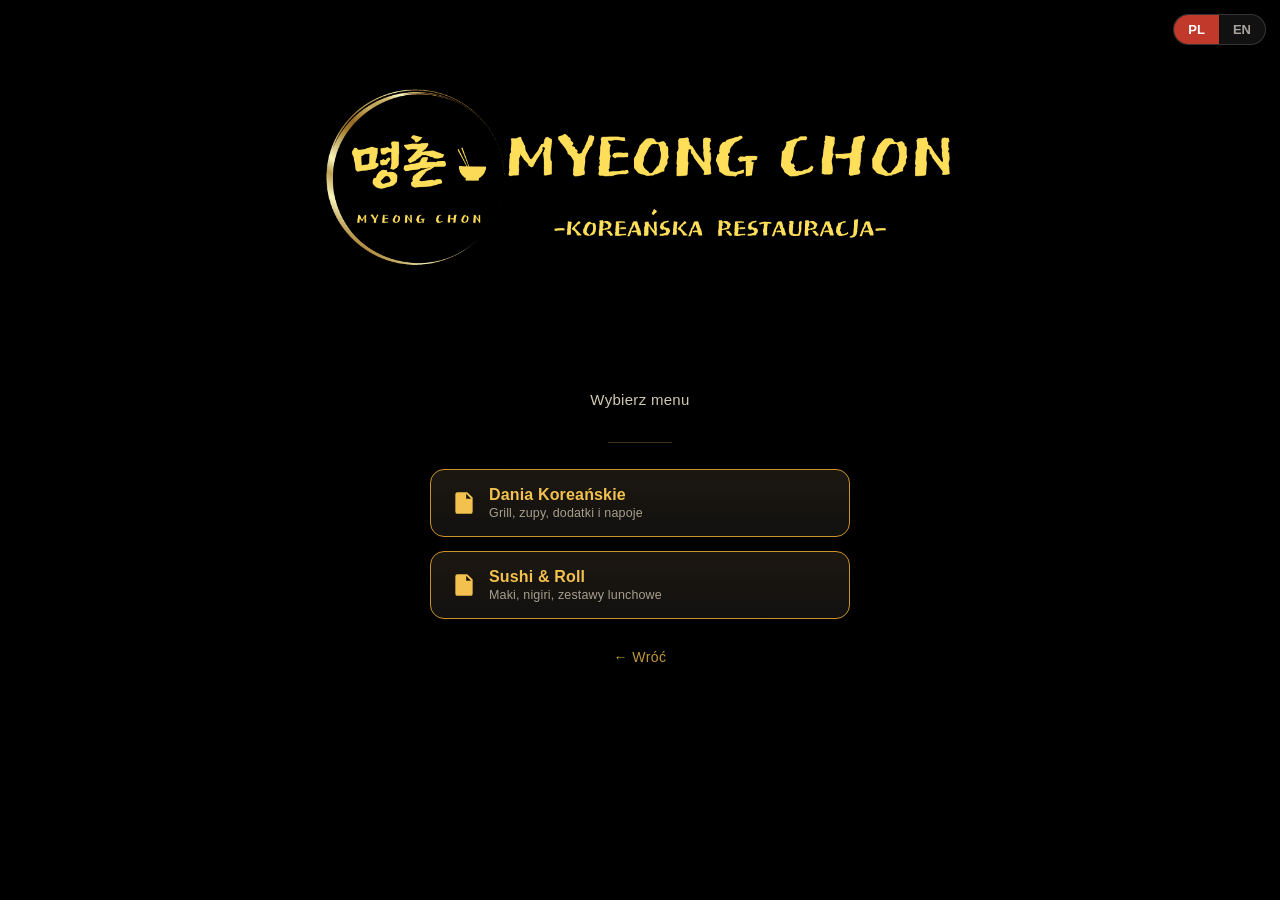
<file: menu.html>
<!DOCTYPE html>
<html lang="pl">
<head>
<meta charset="UTF-8">
<meta name="viewport" content="width=device-width, initial-scale=1.0">
<title>Menu — Myeong Chon 명촌</title>
<link rel="icon" type="image/png" href="favicon-512.png">
<link rel="stylesheet" href="style.css">
<style>
.lang-switch{position:fixed;top:14px;right:14px;z-index:100;display:flex;background:rgba(20,20,20,0.85);border:1px solid rgba(255,255,255,0.15);border-radius:999px;overflow:hidden;font-family:Arial,sans-serif;}
.lang-switch button{background:transparent;border:none;color:#a9a49b;padding:7px 14px;font-size:13px;cursor:pointer;font-weight:600;}
.lang-switch button.active{background:#c0392b;color:#fff;}
body:not(.lang-en) .en{display:none;}
body.lang-en .pl{display:none;}
</style>
</head>
<body>
<div class="lang-switch"><button data-lang="pl" type="button">PL</button><button data-lang="en" type="button">EN</button></div>
<img src="logo.png" alt="Myeong Chon - restauracja koreańska" class="logo">
<div class="wrap">
<p class="tagline"><span class="pl">Wybierz menu</span><span class="en">Choose a menu</span></p>
<div class="divider"></div>
<div class="buttons">
<a class="btn primary" href="dania-menu.html" target="_blank" rel="noopener">
<svg class="icon" viewBox="0 0 24 24"><path d="M6 2h9l5 5v13a2 2 0 0 1-2 2H6a2 2 0 0 1-2-2V4a2 2 0 0 1 2-2Zm8 1.5V8h4.5L14 3.5ZM7 12h10v1.5H7V12Zm0 4h10v1.5H7V16Zm0-8h5v1.5H7V8Z"/></svg>
<span class="label">
<span class="title"><span class="pl">Dania Koreańskie</span><span class="en">Korean Dishes</span></span>
<span class="sub"><span class="pl">Grill, zupy, dodatki i napoje</span><span class="en">Grill, soups, sides &amp; drinks</span></span>
</span>
</a>
<a class="btn primary" href="sushi-menu.html" target="_blank" rel="noopener">
<svg class="icon" viewBox="0 0 24 24"><path d="M6 2h9l5 5v13a2 2 0 0 1-2 2H6a2 2 0 0 1-2-2V4a2 2 0 0 1 2-2Zm8 1.5V8h4.5L14 3.5ZM7 12h10v1.5H7V12Zm0 4h10v1.5H7V16Zm0-8h5v1.5H7V8Z"/></svg>
<span class="label">
<span class="title">Sushi &amp; Roll</span>
<span class="sub"><span class="pl">Maki, nigiri, zestawy lunchowe</span><span class="en">Maki, nigiri, lunch sets</span></span>
</span>
</a>
</div>
<a class="back" href="index.html"><span class="pl">← Wróć</span><span class="en">← Back</span></a>
</div>
<script>
(function(){
var saved = localStorage.getItem('mc-lang') || 'pl';
function setLang(l){
document.body.classList.toggle('lang-en', l==='en');
document.querySelectorAll('.lang-switch button').forEach(function(b){b.classList.toggle('active', b.dataset.lang===l);});
localStorage.setItem('mc-lang', l);
}
setLang(saved);
document.querySelectorAll('.lang-switch button').forEach(function(b){
b.addEventListener('click', function(){ setLang(b.dataset.lang); });
});
})();
</script>
</body>
</html>
</file>
<file: style.css>
:root {
  --black: #000000;
  --panel: #121110;
  --gold: #f2c14e;
  --gold-deep: #c9932c;
  --cream: #f5ead0;
  --line: rgba(242, 193, 78, 0.25);
}

* { box-sizing: border-box; }

html, body {
  margin: 0;
  padding: 0;
  background: var(--black);
  color: var(--cream);
  font-family: "Noto Sans", "Segoe UI", -apple-system, BlinkMacSystemFont, sans-serif;
  min-height: 100%;
}

body {
  display: flex;
  flex-direction: column;
  align-items: center;
  padding: 0 20px 48px;
}

.logo {
  width: 100%;
  max-width: 640px;
  display: block;
  margin: 0 auto;
}

.wrap {
  width: 100%;
  max-width: 420px;
  display: flex;
  flex-direction: column;
  align-items: center;
  text-align: center;
}

.tagline {
  margin: 22px 0 8px;
  font-size: 15px;
  line-height: 1.6;
  letter-spacing: 0.02em;
  color: var(--cream);
  opacity: 0.85;
}

.divider {
  width: 64px;
  height: 1px;
  background: var(--line);
  margin: 22px 0 26px;
}

.buttons {
  width: 100%;
  display: flex;
  flex-direction: column;
  gap: 14px;
}

.btn {
  display: flex;
  align-items: center;
  gap: 12px;
  width: 100%;
  padding: 16px 20px;
  border-radius: 14px;
  border: 1px solid var(--line);
  background: var(--panel);
  color: var(--cream);
  text-decoration: none;
  font-size: 16px;
  font-weight: 600;
  letter-spacing: 0.01em;
  text-align: left;
  transition: transform 0.15s ease, border-color 0.15s ease, background 0.15s ease;
}

.btn:active {
  transform: scale(0.98);
}

.btn:hover {
  border-color: var(--gold);
  background: #17150f;
}

.btn .icon {
  width: 26px;
  height: 26px;
  flex-shrink: 0;
  fill: var(--gold);
}

.btn .label {
  display: flex;
  flex-direction: column;
  gap: 2px;
}

.btn .title {
  color: var(--gold);
  font-size: 16px;
}

.btn .sub {
  font-size: 12.5px;
  font-weight: 400;
  color: var(--cream);
  opacity: 0.65;
}

.btn.primary {
  border-color: var(--gold-deep);
  background: linear-gradient(180deg, #1c1710, var(--panel));
}

.back {
  margin-top: 30px;
  color: var(--gold);
  opacity: 0.8;
  text-decoration: none;
  font-size: 14px;
  letter-spacing: 0.03em;
}

.back:hover { opacity: 1; }

.footer {
  margin-top: 40px;
  font-size: 13px;
  color: var(--cream);
  opacity: 0.55;
  line-height: 1.7;
}

.footer .kr {
  color: var(--gold);
  opacity: 0.9;
}

.footer .contact {
  margin-top: 16px;
  font-size: 13px;
  color: var(--cream);
  opacity: 0.9;
  line-height: 1.7;
}

@media (max-width: 380px) {
  .btn { padding: 14px 16px; }
}
</file>
